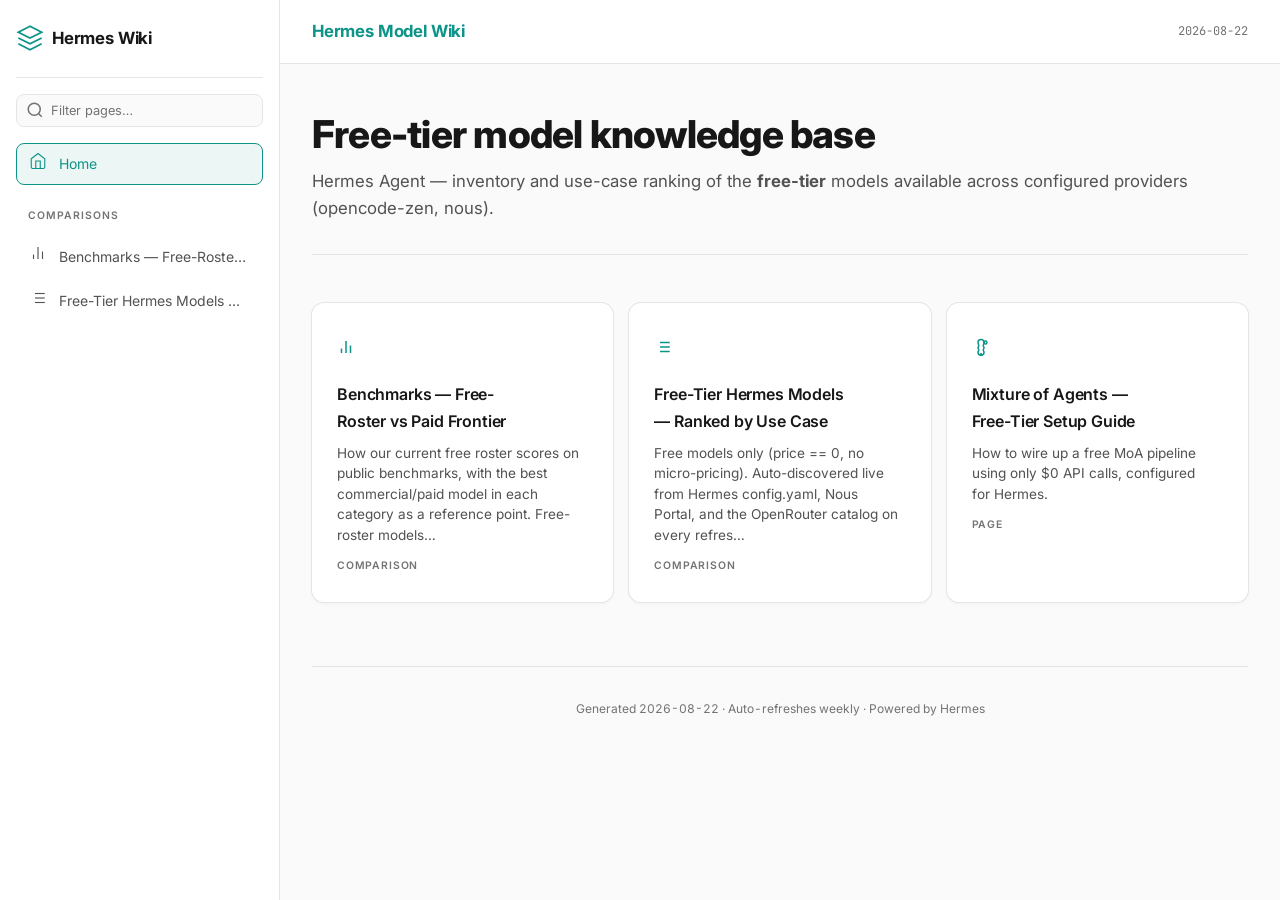
<file: analysis/index.html>
<!DOCTYPE html>
<html lang="en">
<head>
<meta charset="UTF-8"><meta name="viewport" content="width=device-width,initial-scale=1">
<title>Hermes Model Wiki</title>
<meta name="description" content="Free-tier AI model knowledge base — benchmarks, rankings, and config guides for Hermes Agent">
<link rel="preconnect" href="https://fonts.googleapis.com">
<link rel="preconnect" href="https://fonts.gstatic.com" crossorigin>
<link href="https://fonts.googleapis.com/css2?family=Inter:wght@400;500;600;700;800&family=JetBrains+Mono:wght@400;500&display=swap" rel="stylesheet">
<style>
:root {
  --bg:#0a0c0f; --bg-elev:#111418; --bg-hover:#181c22;
  --border:#232830; --border-strong:#2d333d;
  --text:#e8e9eb; --text-dim:#9aa0a8; --muted:#6b7280;
  --accent:#14b8a6; --accent-weak:#14b8a61a; --accent-strong:#0d9488;
  --green:#22c55e; --amber:#f59e0b; --red:#ef4444; --purple:#a855f7;
  --sans:'Inter',system-ui,-apple-system,'Segoe UI',sans-serif;
  --mono:'JetBrains Mono','Fira Code','SF Mono',monospace;
  --space-2:8px; --space-3:12px; --space-4:16px;
  --space-5:24px; --space-6:32px; --space-8:48px; --space-10:64px;
  --radius:8px; --radius-lg:12px;
  --sidebar-w:280px; --header-h:64px;
  --toc-w: 200px;
}
@media (prefers-color-scheme: light){
  :root{--bg:#fafafa;--bg-elev:#fff;--bg-hover:#f5f5f5;--border:#e5e5e5;--border-strong:#d4d4d4;
    --text:#171717;--text-dim:#525252;--muted:#737373;--accent:#0d9488;--accent-weak:#0d948815;}
}
*,*::before,*::after{box-sizing:border-box;margin:0;padding:0}
html{scroll-behavior:smooth;-webkit-font-smoothing:antialiased}
@media(prefers-reduced-motion:reduce){html{scroll-behavior:auto}}
body{font-family:var(--sans);background:var(--bg);color:var(--text);line-height:1.7;font-size:15px;
  display:grid;grid-template-columns:var(--sidebar-w) 1fr;grid-template-rows:var(--header-h) 1fr;
  grid-template-areas:"sidebar header" "sidebar main";min-height:100vh;}

/* Skip link */
.skip-link{position:fixed;top:-100%;left:16px;z-index:200;padding:10px 18px;
  background:var(--accent);color:#fff;border-radius:var(--radius);font-size:.85rem;font-weight:600;
  text-decoration:none;transition:top .2s ease}
.skip-link:focus{top:16px}

/* Sidebar */
.sidebar{grid-area:sidebar;background:var(--bg-elev);border-right:1px solid var(--border);
  padding:var(--space-5) var(--space-4);overflow-y:auto;position:sticky;top:0;height:100vh;
  transition:transform .25s ease;z-index:100}
.sidebar-brand{display:flex;align-items:center;gap:var(--space-2);padding:0 0 var(--space-5);
  border-bottom:1px solid var(--border);margin-bottom:var(--space-4)}
.sidebar-brand a{display:flex;align-items:center;gap:var(--space-2);text-decoration:none;color:var(--text)}
.sidebar-brand svg{width:28px;height:28px;color:var(--accent)}
.sidebar-brand span{font-weight:700;font-size:1.05rem;letter-spacing:-.01em}

/* Search */
.search-wrap{position:relative;margin-bottom:var(--space-4)}
.search-wrap svg{position:absolute;left:10px;top:50%;transform:translateY(-50%);color:var(--muted);pointer-events:none}
.search-input{width:100%;padding:8px 10px 8px 34px;font-family:var(--sans);font-size:.8rem;
  background:var(--bg);border:1px solid var(--border);border-radius:var(--radius);
  color:var(--text);outline:none;transition:border-color .15s}
.search-input:focus{border-color:var(--accent)}
.search-input::placeholder{color:var(--muted)}

.sidebar-nav{display:flex;flex-direction:column;gap:2px}
.nav-section{font-size:.65rem;text-transform:uppercase;letter-spacing:.1em;color:var(--muted);
  padding:var(--space-2) var(--space-3);font-weight:600;margin-top:var(--space-3)}
.nav-section:first-child{margin-top:0}
.nav-link{display:flex;align-items:center;gap:var(--space-3);padding:var(--space-2) var(--space-3);
  border-radius:var(--radius);color:var(--text-dim);text-decoration:none;font-size:.875rem;
  transition:background .15s,color .15s;border:1px solid transparent}
.nav-link:hover{background:var(--accent-weak);color:var(--accent)}
.nav-link:active{scale:.97}
.nav-link.active, .nav-link[aria-current="page"]{background:var(--accent-weak);color:var(--accent);border-color:var(--accent)}
.nav-link svg{flex-shrink:0;width:18px;height:18px;stroke-width:1.5}
.nav-link.hidden{display:none}
.nav-title{white-space:nowrap;overflow:hidden;text-overflow:ellipsis}

/* Header */
.header{grid-area:header;background:var(--bg-elev);border-bottom:1px solid var(--border);
  padding:0 var(--space-6);display:flex;align-items:center;justify-content:space-between;
  position:sticky;top:0;z-index:50}
.header .htitle{font-size:1.05rem;font-weight:700;letter-spacing:-.01em;color:var(--accent);text-decoration:none}
.header-meta{display:flex;align-items:center;gap:var(--space-4);font-size:.75rem;color:var(--muted)}
.header-meta time{font-family:var(--mono);font-variant-numeric:tabular-nums}
.nav-toggle{display:none;align-items:center;justify-content:center;width:40px;height:40px;
  border:none;background:transparent;color:var(--text);border-radius:var(--radius);cursor:pointer}
.nav-toggle:hover{background:var(--bg-hover)}

/* Main content */
.main{grid-area:main;padding:var(--space-8) var(--space-6) var(--space-10);
  width:100%;min-width:0}

/* Hero / Homepage */
.hero{margin-bottom:var(--space-8);padding-bottom:var(--space-6);border-bottom:1px solid var(--border)}
.hero h1{font-size:clamp(1.75rem,3vw,2.5rem);font-weight:800;letter-spacing:-.02em;line-height:1.15;margin-bottom:var(--space-3);text-wrap:balance}
.hero .lead{font-size:1.05rem;color:var(--text-dim);line-height:1.6;text-wrap:pretty}

/* Card grid */
.card-grid{display:grid;grid-template-columns:repeat(auto-fit,minmax(280px,1fr));gap:var(--space-4)}
.card{display:block;background:var(--bg-elev);border:1px solid transparent;border-radius:var(--radius-lg);
  padding:var(--space-5);text-decoration:none;color:var(--text);
  box-shadow:0 0 0 1px var(--border),0 1px 2px -1px oklch(0 0 0 / .06),0 2px 4px 0 oklch(0 0 0 / .04);
  transition:box-shadow .15s,transform .15s}
.card:hover{box-shadow:0 0 0 1px var(--accent),0 4px 12px -4px oklch(0 0 0 / .12);transform:translateY(-2px)}
.card:active{transform:translateY(-1px) scale(.98);box-shadow:0 0 0 1px var(--accent),0 1px 3px -2px oklch(0 0 0 / .1)}
.card .c-icon{font-size:1.5rem;margin-bottom:var(--space-3);color:var(--accent)}
.card h3{font-size:1rem;font-weight:600;margin-bottom:var(--space-2);letter-spacing:-.01em;text-wrap:balance}
.card p{font-size:.85rem;color:var(--text-dim);line-height:1.5;text-wrap:pretty}
.card .c-type{display:inline-block;margin-top:var(--space-3);font-size:.65rem;text-transform:uppercase;
  letter-spacing:.08em;color:var(--muted);font-weight:600}

/* Page header */
.page-head{margin-bottom:var(--space-5);padding-bottom:var(--space-4);border-bottom:1px solid var(--border)}
.page-meta{display:flex;flex-wrap:wrap;align-items:center;gap:var(--space-2);margin-bottom:var(--space-3);font-size:.7rem}
.page-type{color:var(--muted);font-weight:500}
.page-path{font-family:var(--mono);color:var(--muted);opacity:.6}
.conf{font-weight:600;padding:2px 8px;border-radius:999px;background:var(--accent-weak);color:var(--accent);font-size:.65rem}
.page-tags{display:flex;flex-wrap:wrap;gap:var(--space-2);margin-bottom:var(--space-3)}
.tag{font-size:.65rem;font-weight:500;padding:3px 10px;border-radius:999px;
  background:var(--bg-hover);border:1px solid var(--border);color:var(--text-dim)}
.page-head h1{font-size:clamp(1.5rem,2.5vw,2rem);font-weight:700;letter-spacing:-.01em;line-height:1.25;text-wrap:balance}
.page-dates{display:flex;gap:var(--space-4);font-size:.75rem;color:var(--muted);margin-top:var(--space-2)}
.page-dates time{font-family:var(--mono);font-variant-numeric:tabular-nums}

/* Page layout with optional TOC */
.page-layout{display:flex;gap:var(--space-6)}
.page-body{flex:1;min-width:0;font-size:.95rem;line-height:1.8}
.page-body > * + *{margin-top:var(--space-4)}
.page-body h2{font-size:1.3rem;font-weight:700;margin-top:var(--space-8);margin-bottom:var(--space-3);
  padding-bottom:var(--space-2);border-bottom:1px solid var(--border);letter-spacing:-.01em}
.page-body h3{font-size:1.1rem;font-weight:600;margin-top:var(--space-6);margin-bottom:var(--space-2)}
.page-body h4{font-size:.95rem;font-weight:600;margin-top:var(--space-5);margin-bottom:var(--space-2);color:var(--accent)}
.page-body strong{font-weight:600}
.page-body em{font-style:italic;color:var(--text-dim)}
.page-body code:not(pre code){font-family:var(--mono);font-size:.85em;background:var(--bg-hover);
  padding:.15em .45em;border-radius:4px;border:1px solid var(--border);color:var(--accent)}
.code-block{background:var(--bg);border:1px solid var(--border);border-radius:var(--radius-lg);overflow:hidden;margin:var(--space-4) 0}
.code-block pre{margin:0;padding:var(--space-5);overflow-x:auto}
.code-block code{font-family:var(--mono);font-size:.8rem;line-height:1.7;tab-size:2}
.page-body blockquote{border-left:3px solid var(--accent);background:var(--accent-weak);
  padding:var(--space-4) var(--space-5);margin:var(--space-5) 0;border-radius:0 var(--radius) var(--radius) 0;
  color:var(--text);font-style:normal;font-size:.9rem}
.page-body ul,.page-body ol{padding-left:var(--space-6);margin:var(--space-3) 0}
.page-body li{margin:var(--space-2) 0;line-height:1.75}
.page-body li::marker{color:var(--accent)}
.page-body hr{border:none;border-top:1px solid var(--border);margin:var(--space-8) 0}
.page-body blockquote{max-width:72ch}
.page-body a.wikilink{color:var(--accent);text-decoration:none;border-bottom:1px dashed var(--accent)}
.page-body a.wikilink:hover{border-bottom-style:solid;color:var(--accent-strong)}
.page-body a.external{color:var(--purple);text-decoration:none;border-bottom:1px solid var(--purple)}
.page-body a.external:hover{border-bottom-style:solid}

/* Table of Contents */
.toc{flex-shrink:0;width:var(--toc-w);position:sticky;top:calc(var(--header-h) + var(--space-5));
  max-height:calc(100vh - var(--header-h) - var(--space-10));overflow-y:auto;align-self:start}
@media (max-width:1024px){.toc{display:none}}
.toc-label{font-size:.6rem;text-transform:uppercase;letter-spacing:.12em;color:var(--muted);font-weight:600;margin-bottom:var(--space-3)}
.toc-list{list-style:none;padding:0;margin:0;display:flex;flex-direction:column;gap:1px}
.toc-link{display:block;font-size:.78rem;color:var(--text-dim);text-decoration:none;
  padding:4px 8px;border-radius:4px;transition:color .15s,background .15s;word-break:break-word}
.toc-link:hover,.toc-link:focus{color:var(--accent);background:var(--accent-weak)}
.toc-link--h3{padding-left:20px;font-size:.74rem}

/* Tables */
.table-wrap{overflow-x:auto;border:1px solid var(--border);border-radius:var(--radius-lg);margin:var(--space-5) 0;background:var(--bg-elev)}
.table-wrap table{width:100%;border-collapse:collapse;font-size:.825rem;min-width:auto}
.table-wrap,.table-wrap table{font-variant-numeric:tabular-nums}
.table-wrap th{background:var(--bg);text-align:left;padding:var(--space-3) var(--space-4);
  font-weight:600;font-size:.7rem;text-transform:uppercase;letter-spacing:.08em;
  color:var(--muted);border-bottom:2px solid var(--border-strong);white-space:nowrap}
.table-wrap td{padding:var(--space-3) var(--space-4);border-bottom:1px solid var(--border);vertical-align:top}
.table-wrap tbody tr:nth-child(odd){background:var(--bg)}
.table-wrap tbody tr:hover{background:var(--accent-weak)}
.table-wrap tbody tr:last-child td{border-bottom:none}
.table-wrap td:first-child,.table-wrap th:first-child{font-weight:500;font-family:var(--mono);font-size:.8em}

/* Footer + pager */
.footer{margin-top:var(--space-10);padding-top:var(--space-6);border-top:1px solid var(--border);text-align:center;font-size:.75rem;color:var(--muted);font-variant-numeric:tabular-nums}
.pager{display:flex;justify-content:space-between;gap:var(--space-4);margin-top:var(--space-8)}
.pager a{flex:1;padding:var(--space-4);border:1px solid var(--border);border-radius:var(--radius-lg);
  text-decoration:none;color:var(--text-dim);font-size:.8rem;transition:border-color .15s}
.pager a:hover{border-color:var(--accent);color:var(--accent)}
.pager a:active{scale:.97}
.pager .next{text-align:right}

/* Responsive */
@media (max-width:1024px){
  body{grid-template-columns:1fr;grid-template-areas:"header" "main"}
  .sidebar{position:fixed;top:0;left:0;bottom:0;width:280px;max-width:85vw;transform:translateX(-100%);
    box-shadow:0 0 0 100vmax rgba(0,0,0,.5)}
  .sidebar.open{transform:translateX(0)}
  .main{padding:var(--space-6) var(--space-4) var(--space-8)}
  .header{padding:0 var(--space-4)}
  .nav-toggle{display:flex}
}
@media (max-width:640px){
  .hero h1{font-size:1.5rem}
  .page-head h1{font-size:1.35rem}
  .table-wrap th,.table-wrap td{padding:var(--space-2) var(--space-3)}
}
::-webkit-scrollbar{width:8px;height:8px}
::-webkit-scrollbar-track{background:var(--bg)}
::-webkit-scrollbar-thumb{background:var(--border);border-radius:4px}
:focus-visible{outline:2px solid var(--accent);outline-offset:2px}
@media print{
  .sidebar,.header,.footer,.nav-toggle,.pager,.toc,.skip-link{display:none}
  body{grid-template-columns:1fr;background:white;color:black}
  .main{padding:0;max-width:none}
}
</style>
</head>
<body>
<a class="skip-link" href="#main-content">Skip to content</a>
<aside class="sidebar" id="sidebar">
  <div class="sidebar-brand"><a href="index.html">
    <svg viewBox="0 0 24 24" fill="none" stroke="currentColor" stroke-width="1.5"><path d="M12 2L2 7l10 5 10-5-10-5zM2 17l10 5 10-5M2 12l10 5 10-5"/></svg>
    <span>Hermes Wiki</span></a>
  </div>
  <div class="search-wrap"><svg viewBox="0 0 24 24" fill="none" stroke="currentColor" stroke-width="2" width="18" height="18"><circle cx="11" cy="11" r="8"/><line x1="21" y1="21" x2="16.65" y2="16.65"/></svg>  <input class="search-input" id="search-input" type="search" placeholder="Filter pages…" aria-label="Filter wiki pages"></div>
  <nav class="sidebar-nav" aria-label="Wiki pages">
<a href="index.html" class="nav-link active" aria-current="page"><span class="nav-icon"><svg viewBox="0 0 24 24" fill="none" stroke="currentColor" stroke-width="2" width="18" height="18"><path d="M3 9l9-7 9 7v11a2 2 0 0 1-2 2H5a2 2 0 0 1-2-2z"/><polyline points="9 22 9 12 15 12 15 22"/></svg></span><span class="nav-title">Home</span></a>
<div class="nav-section">Comparisons</div>
<a href="comparisons-benchmarks.html" class="nav-link" title="Benchmarks — Free-Roster vs Paid Frontier"><span class="nav-icon"><svg viewBox="0 0 24 24" fill="none" stroke="currentColor" stroke-width="2" width="18" height="18"><line x1="18" y1="20" x2="18" y2="10"/><line x1="12" y1="20" x2="12" y2="4"/><line x1="6" y1="20" x2="6" y2="14"/></svg></span><span class="nav-title">Benchmarks — Free-Roster vs Paid Frontier</span></a>
<a href="comparisons-free-models-ranking.html" class="nav-link" title="Free-Tier Hermes Models — Ranked by Use Case"><span class="nav-icon"><svg viewBox="0 0 24 24" fill="none" stroke="currentColor" stroke-width="2" width="18" height="18"><line x1="8" y1="6" x2="21" y2="6"/><line x1="8" y1="12" x2="21" y2="12"/><line x1="8" y1="18" x2="21" y2="18"/><line x1="3" y1="6" x2="3.01" y2="6"/><line x1="3" y1="12" x2="3.01" y2="12"/><line x1="3" y1="18" x2="3.01" y2="18"/></svg></span><span class="nav-title">Free-Tier Hermes Models — Ranked by Use Case</span></a>
  </nav>
</aside>
<header class="header" role="banner">
  <button class="nav-toggle" aria-label="Toggle navigation" aria-expanded="false" aria-controls="sidebar">
<svg viewBox="0 0 24 24" fill="none" stroke="currentColor" stroke-width="2" width="22" height="22"><line x1="3" y1="6" x2="21" y2="6"/><line x1="3" y1="12" x2="21" y2="12"/><line x1="3" y1="18" x2="21" y2="18"/></svg>  </button>
  <a class="htitle" href="index.html">Hermes Model Wiki</a>
  <div class="header-meta"><time datetime="2026-08-22">2026-08-22</time></div>
</header>
<main class="main" role="main" id="main-content">
<section class="hero"><h1>Free-tier model knowledge base</h1><p class="lead">Hermes Agent — inventory and use-case ranking of the <strong>free-tier</strong> models available across configured providers (opencode-zen, nous).</p></section><div class="card-grid"><a class="card" href="comparisons-benchmarks.html"><div class="c-icon"><svg viewBox="0 0 24 24" fill="none" stroke="currentColor" stroke-width="2" width="18" height="18"><line x1="18" y1="20" x2="18" y2="10"/><line x1="12" y1="20" x2="12" y2="4"/><line x1="6" y1="20" x2="6" y2="14"/></svg></div><h3>Benchmarks — Free-Roster vs Paid Frontier</h3><p>How our current free roster scores on public benchmarks, with the best commercial/paid model in each category as a reference point. Free-roster models…</p><span class="c-type">Comparison</span></a>
<a class="card" href="comparisons-free-models-ranking.html"><div class="c-icon"><svg viewBox="0 0 24 24" fill="none" stroke="currentColor" stroke-width="2" width="18" height="18"><line x1="8" y1="6" x2="21" y2="6"/><line x1="8" y1="12" x2="21" y2="12"/><line x1="8" y1="18" x2="21" y2="18"/><line x1="3" y1="6" x2="3.01" y2="6"/><line x1="3" y1="12" x2="3.01" y2="12"/><line x1="3" y1="18" x2="3.01" y2="18"/></svg></div><h3>Free-Tier Hermes Models — Ranked by Use Case</h3><p>Free models only (price == 0, no micro-pricing). Auto-discovered live from Hermes config.yaml, Nous Portal, and the OpenRouter catalog on every refres…</p><span class="c-type">Comparison</span></a>
<a class="card" href="concepts-mixture-of-agents-free.html"><div class="c-icon"><svg viewBox="0 0 24 24" fill="none" stroke="currentColor" stroke-width="2" width="18" height="18"><path d="M12 2a4 4 0 0 1 4 4c0 2-1 3-1 4s1 2 1 3-1 2-1 3 1 2 1 3a4 4 0 0 1-8 0c0-1 1-2 1-3s-1-2-1-3 1-2 1-3-1-2-1-4a4 4 0 0 1 4-4z"/><circle cx="12" cy="22" r="1"/><circle cx="18" cy="6" r="2"/></svg></div><h3>Mixture of Agents — Free-Tier Setup Guide</h3><p>How to wire up a free MoA pipeline using only $0 API calls, configured for Hermes.</p><span class="c-type">Page</span></a>
</div>
  <footer class="footer">Generated 2026-08-22 · Auto-refreshes weekly · Powered by Hermes</footer>
</main>
<script>
document.querySelector('.nav-toggle').addEventListener('click',function(){
  var s=document.getElementById('sidebar');s.classList.toggle('open');
  this.setAttribute('aria-expanded',s.classList.contains('open'));
});
// Search filter
document.addEventListener('DOMContentLoaded',function(){
  var input=document.getElementById('search-input');
  if(!input)return;
  input.addEventListener('input',function(){
    var q=this.value.toLowerCase().trim();
    document.querySelectorAll('.nav-link').forEach(function(link){
      var title=link.querySelector('.nav-title');
      if(!title){link.classList.remove('hidden');return}
      var txt=title.textContent.toLowerCase();
      if(!q||txt.indexOf(q)!==-1)link.classList.remove('hidden');
      else link.classList.add('hidden');
    });
  });
});
</script>
</body>
</html>
</file>
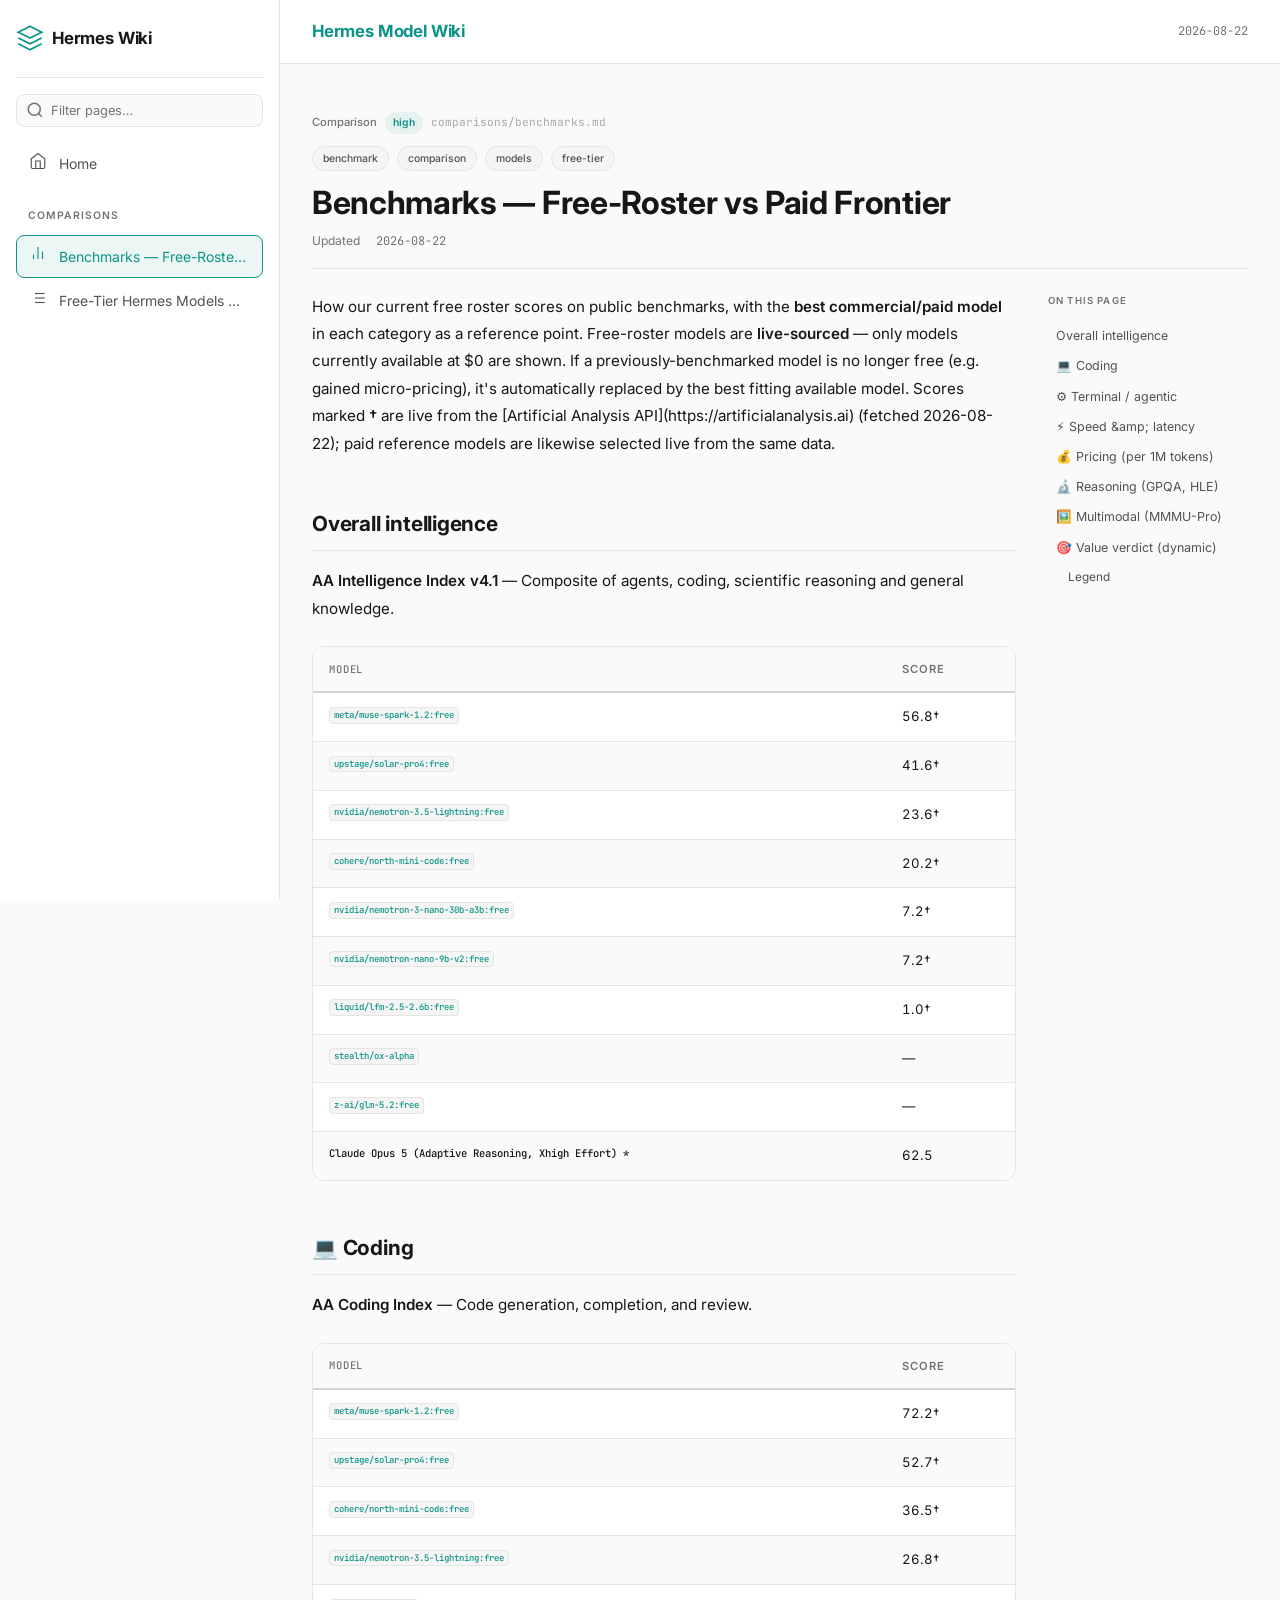
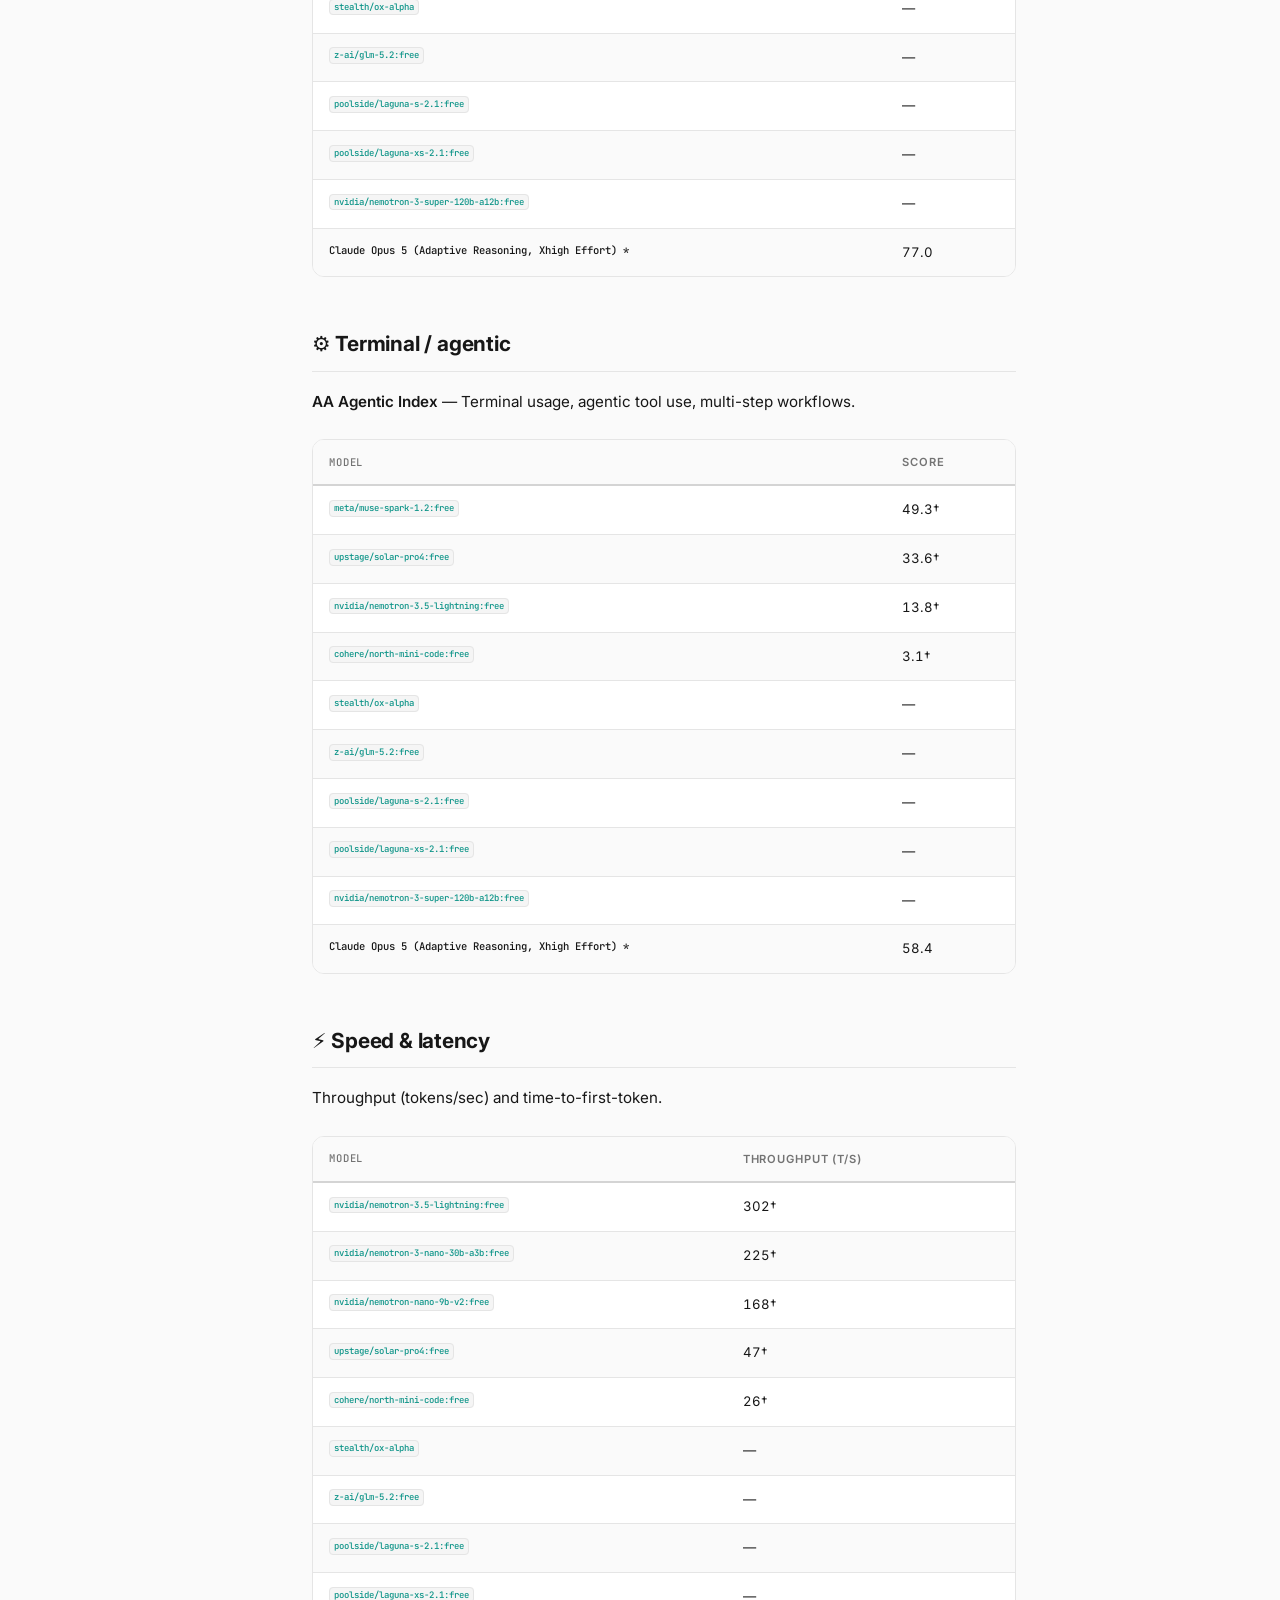
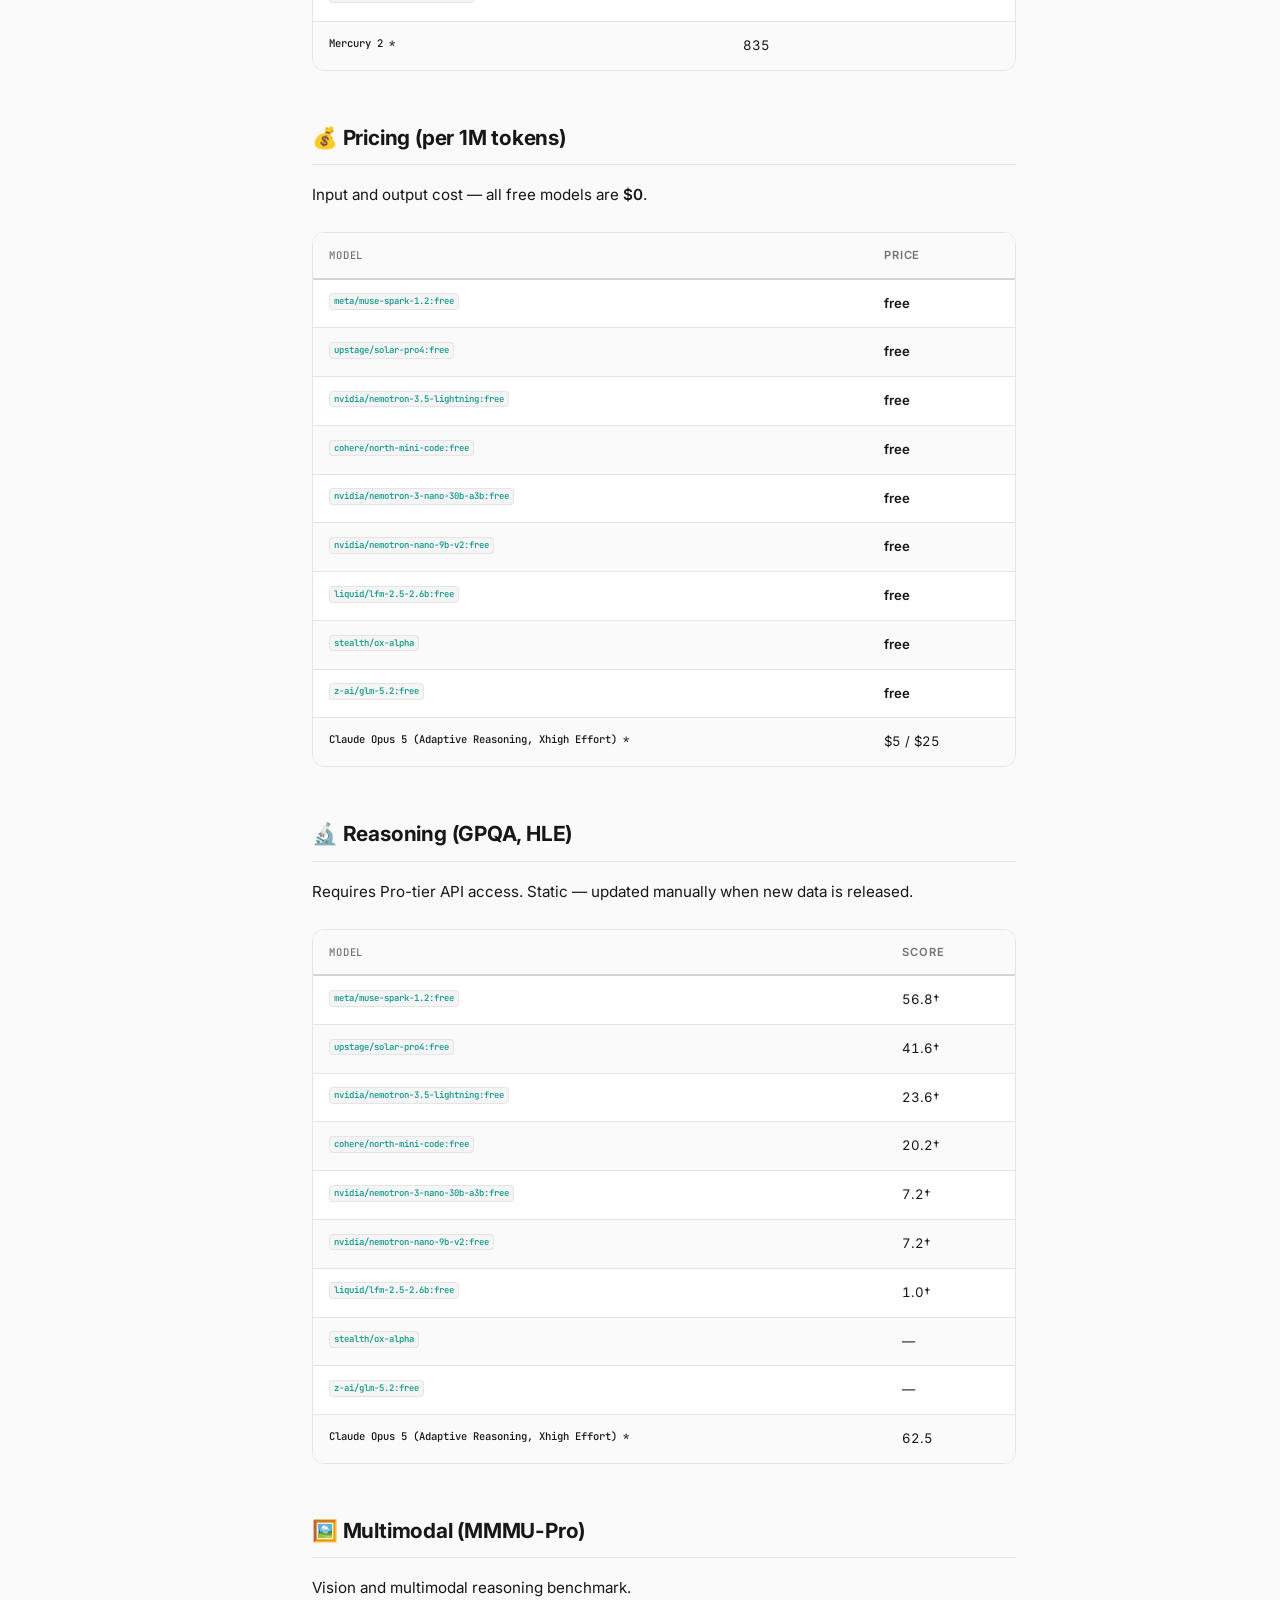
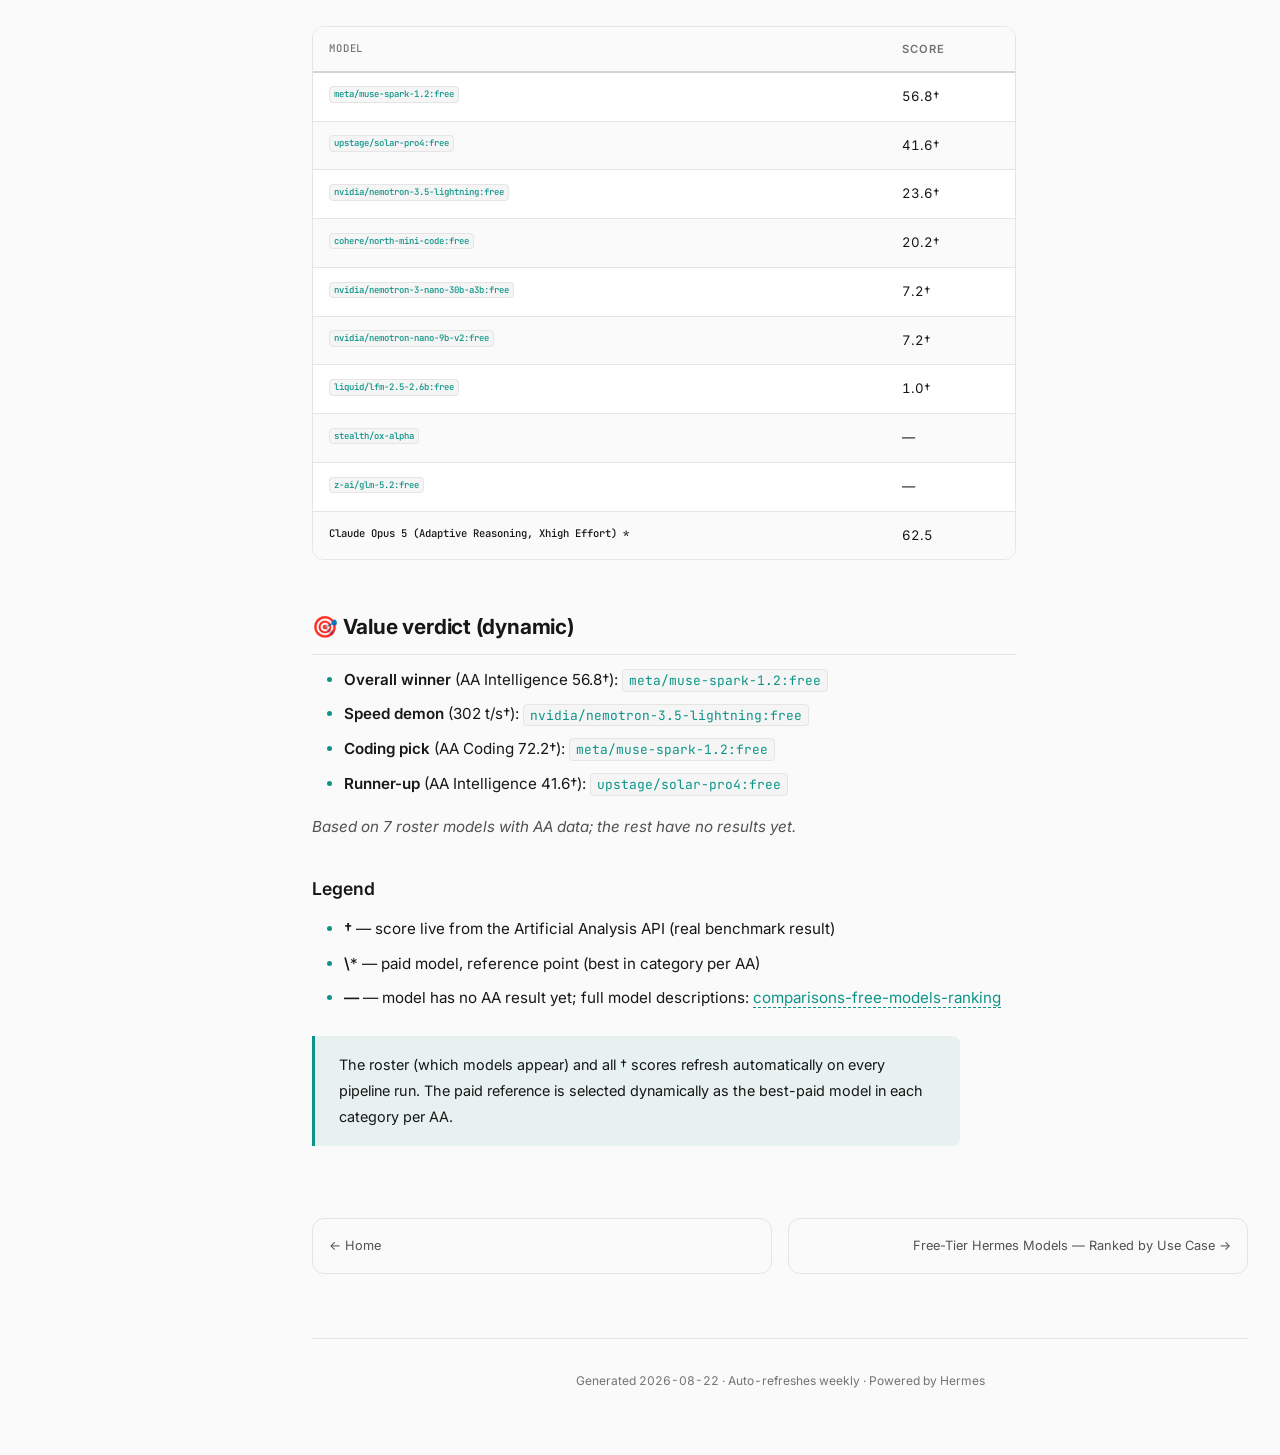
<file: analysis/comparisons-benchmarks.html>
<!DOCTYPE html>
<html lang="en">
<head>
<meta charset="UTF-8"><meta name="viewport" content="width=device-width,initial-scale=1">
<title>Benchmarks — Free-Roster vs Paid Frontier — Hermes Wiki</title>
<meta name="description" content="How our current free roster scores on public benchmarks, with the best commercial/paid model in each category as a reference point. Free-roster models are live-">
<link rel="preconnect" href="https://fonts.googleapis.com">
<link rel="preconnect" href="https://fonts.gstatic.com" crossorigin>
<link href="https://fonts.googleapis.com/css2?family=Inter:wght@400;500;600;700;800&family=JetBrains+Mono:wght@400;500&display=swap" rel="stylesheet">
<style>
:root {
  --bg:#0a0c0f; --bg-elev:#111418; --bg-hover:#181c22;
  --border:#232830; --border-strong:#2d333d;
  --text:#e8e9eb; --text-dim:#9aa0a8; --muted:#6b7280;
  --accent:#14b8a6; --accent-weak:#14b8a61a; --accent-strong:#0d9488;
  --green:#22c55e; --amber:#f59e0b; --red:#ef4444; --purple:#a855f7;
  --sans:'Inter',system-ui,-apple-system,'Segoe UI',sans-serif;
  --mono:'JetBrains Mono','Fira Code','SF Mono',monospace;
  --space-2:8px; --space-3:12px; --space-4:16px;
  --space-5:24px; --space-6:32px; --space-8:48px; --space-10:64px;
  --radius:8px; --radius-lg:12px;
  --sidebar-w:280px; --header-h:64px;
  --toc-w: 200px;
}
@media (prefers-color-scheme: light){
  :root{--bg:#fafafa;--bg-elev:#fff;--bg-hover:#f5f5f5;--border:#e5e5e5;--border-strong:#d4d4d4;
    --text:#171717;--text-dim:#525252;--muted:#737373;--accent:#0d9488;--accent-weak:#0d948815;}
}
*,*::before,*::after{box-sizing:border-box;margin:0;padding:0}
html{scroll-behavior:smooth;-webkit-font-smoothing:antialiased}
@media(prefers-reduced-motion:reduce){html{scroll-behavior:auto}}
body{font-family:var(--sans);background:var(--bg);color:var(--text);line-height:1.7;font-size:15px;
  display:grid;grid-template-columns:var(--sidebar-w) 1fr;grid-template-rows:var(--header-h) 1fr;
  grid-template-areas:"sidebar header" "sidebar main";min-height:100vh;}

/* Skip link */
.skip-link{position:fixed;top:-100%;left:16px;z-index:200;padding:10px 18px;
  background:var(--accent);color:#fff;border-radius:var(--radius);font-size:.85rem;font-weight:600;
  text-decoration:none;transition:top .2s ease}
.skip-link:focus{top:16px}

/* Sidebar */
.sidebar{grid-area:sidebar;background:var(--bg-elev);border-right:1px solid var(--border);
  padding:var(--space-5) var(--space-4);overflow-y:auto;position:sticky;top:0;height:100vh;
  transition:transform .25s ease;z-index:100}
.sidebar-brand{display:flex;align-items:center;gap:var(--space-2);padding:0 0 var(--space-5);
  border-bottom:1px solid var(--border);margin-bottom:var(--space-4)}
.sidebar-brand a{display:flex;align-items:center;gap:var(--space-2);text-decoration:none;color:var(--text)}
.sidebar-brand svg{width:28px;height:28px;color:var(--accent)}
.sidebar-brand span{font-weight:700;font-size:1.05rem;letter-spacing:-.01em}

/* Search */
.search-wrap{position:relative;margin-bottom:var(--space-4)}
.search-wrap svg{position:absolute;left:10px;top:50%;transform:translateY(-50%);color:var(--muted);pointer-events:none}
.search-input{width:100%;padding:8px 10px 8px 34px;font-family:var(--sans);font-size:.8rem;
  background:var(--bg);border:1px solid var(--border);border-radius:var(--radius);
  color:var(--text);outline:none;transition:border-color .15s}
.search-input:focus{border-color:var(--accent)}
.search-input::placeholder{color:var(--muted)}

.sidebar-nav{display:flex;flex-direction:column;gap:2px}
.nav-section{font-size:.65rem;text-transform:uppercase;letter-spacing:.1em;color:var(--muted);
  padding:var(--space-2) var(--space-3);font-weight:600;margin-top:var(--space-3)}
.nav-section:first-child{margin-top:0}
.nav-link{display:flex;align-items:center;gap:var(--space-3);padding:var(--space-2) var(--space-3);
  border-radius:var(--radius);color:var(--text-dim);text-decoration:none;font-size:.875rem;
  transition:background .15s,color .15s;border:1px solid transparent}
.nav-link:hover{background:var(--accent-weak);color:var(--accent)}
.nav-link:active{scale:.97}
.nav-link.active, .nav-link[aria-current="page"]{background:var(--accent-weak);color:var(--accent);border-color:var(--accent)}
.nav-link svg{flex-shrink:0;width:18px;height:18px;stroke-width:1.5}
.nav-link.hidden{display:none}
.nav-title{white-space:nowrap;overflow:hidden;text-overflow:ellipsis}

/* Header */
.header{grid-area:header;background:var(--bg-elev);border-bottom:1px solid var(--border);
  padding:0 var(--space-6);display:flex;align-items:center;justify-content:space-between;
  position:sticky;top:0;z-index:50}
.header .htitle{font-size:1.05rem;font-weight:700;letter-spacing:-.01em;color:var(--accent);text-decoration:none}
.header-meta{display:flex;align-items:center;gap:var(--space-4);font-size:.75rem;color:var(--muted)}
.header-meta time{font-family:var(--mono);font-variant-numeric:tabular-nums}
.nav-toggle{display:none;align-items:center;justify-content:center;width:40px;height:40px;
  border:none;background:transparent;color:var(--text);border-radius:var(--radius);cursor:pointer}
.nav-toggle:hover{background:var(--bg-hover)}

/* Main content */
.main{grid-area:main;padding:var(--space-8) var(--space-6) var(--space-10);
  width:100%;min-width:0}

/* Hero / Homepage */
.hero{margin-bottom:var(--space-8);padding-bottom:var(--space-6);border-bottom:1px solid var(--border)}
.hero h1{font-size:clamp(1.75rem,3vw,2.5rem);font-weight:800;letter-spacing:-.02em;line-height:1.15;margin-bottom:var(--space-3);text-wrap:balance}
.hero .lead{font-size:1.05rem;color:var(--text-dim);line-height:1.6;text-wrap:pretty}

/* Card grid */
.card-grid{display:grid;grid-template-columns:repeat(auto-fit,minmax(280px,1fr));gap:var(--space-4)}
.card{display:block;background:var(--bg-elev);border:1px solid transparent;border-radius:var(--radius-lg);
  padding:var(--space-5);text-decoration:none;color:var(--text);
  box-shadow:0 0 0 1px var(--border),0 1px 2px -1px oklch(0 0 0 / .06),0 2px 4px 0 oklch(0 0 0 / .04);
  transition:box-shadow .15s,transform .15s}
.card:hover{box-shadow:0 0 0 1px var(--accent),0 4px 12px -4px oklch(0 0 0 / .12);transform:translateY(-2px)}
.card:active{transform:translateY(-1px) scale(.98);box-shadow:0 0 0 1px var(--accent),0 1px 3px -2px oklch(0 0 0 / .1)}
.card .c-icon{font-size:1.5rem;margin-bottom:var(--space-3);color:var(--accent)}
.card h3{font-size:1rem;font-weight:600;margin-bottom:var(--space-2);letter-spacing:-.01em;text-wrap:balance}
.card p{font-size:.85rem;color:var(--text-dim);line-height:1.5;text-wrap:pretty}
.card .c-type{display:inline-block;margin-top:var(--space-3);font-size:.65rem;text-transform:uppercase;
  letter-spacing:.08em;color:var(--muted);font-weight:600}

/* Page header */
.page-head{margin-bottom:var(--space-5);padding-bottom:var(--space-4);border-bottom:1px solid var(--border)}
.page-meta{display:flex;flex-wrap:wrap;align-items:center;gap:var(--space-2);margin-bottom:var(--space-3);font-size:.7rem}
.page-type{color:var(--muted);font-weight:500}
.page-path{font-family:var(--mono);color:var(--muted);opacity:.6}
.conf{font-weight:600;padding:2px 8px;border-radius:999px;background:var(--accent-weak);color:var(--accent);font-size:.65rem}
.page-tags{display:flex;flex-wrap:wrap;gap:var(--space-2);margin-bottom:var(--space-3)}
.tag{font-size:.65rem;font-weight:500;padding:3px 10px;border-radius:999px;
  background:var(--bg-hover);border:1px solid var(--border);color:var(--text-dim)}
.page-head h1{font-size:clamp(1.5rem,2.5vw,2rem);font-weight:700;letter-spacing:-.01em;line-height:1.25;text-wrap:balance}
.page-dates{display:flex;gap:var(--space-4);font-size:.75rem;color:var(--muted);margin-top:var(--space-2)}
.page-dates time{font-family:var(--mono);font-variant-numeric:tabular-nums}

/* Page layout with optional TOC */
.page-layout{display:flex;gap:var(--space-6)}
.page-body{flex:1;min-width:0;font-size:.95rem;line-height:1.8}
.page-body > * + *{margin-top:var(--space-4)}
.page-body h2{font-size:1.3rem;font-weight:700;margin-top:var(--space-8);margin-bottom:var(--space-3);
  padding-bottom:var(--space-2);border-bottom:1px solid var(--border);letter-spacing:-.01em}
.page-body h3{font-size:1.1rem;font-weight:600;margin-top:var(--space-6);margin-bottom:var(--space-2)}
.page-body h4{font-size:.95rem;font-weight:600;margin-top:var(--space-5);margin-bottom:var(--space-2);color:var(--accent)}
.page-body strong{font-weight:600}
.page-body em{font-style:italic;color:var(--text-dim)}
.page-body code:not(pre code){font-family:var(--mono);font-size:.85em;background:var(--bg-hover);
  padding:.15em .45em;border-radius:4px;border:1px solid var(--border);color:var(--accent)}
.code-block{background:var(--bg);border:1px solid var(--border);border-radius:var(--radius-lg);overflow:hidden;margin:var(--space-4) 0}
.code-block pre{margin:0;padding:var(--space-5);overflow-x:auto}
.code-block code{font-family:var(--mono);font-size:.8rem;line-height:1.7;tab-size:2}
.page-body blockquote{border-left:3px solid var(--accent);background:var(--accent-weak);
  padding:var(--space-4) var(--space-5);margin:var(--space-5) 0;border-radius:0 var(--radius) var(--radius) 0;
  color:var(--text);font-style:normal;font-size:.9rem}
.page-body ul,.page-body ol{padding-left:var(--space-6);margin:var(--space-3) 0}
.page-body li{margin:var(--space-2) 0;line-height:1.75}
.page-body li::marker{color:var(--accent)}
.page-body hr{border:none;border-top:1px solid var(--border);margin:var(--space-8) 0}
.page-body blockquote{max-width:72ch}
.page-body a.wikilink{color:var(--accent);text-decoration:none;border-bottom:1px dashed var(--accent)}
.page-body a.wikilink:hover{border-bottom-style:solid;color:var(--accent-strong)}
.page-body a.external{color:var(--purple);text-decoration:none;border-bottom:1px solid var(--purple)}
.page-body a.external:hover{border-bottom-style:solid}

/* Table of Contents */
.toc{flex-shrink:0;width:var(--toc-w);position:sticky;top:calc(var(--header-h) + var(--space-5));
  max-height:calc(100vh - var(--header-h) - var(--space-10));overflow-y:auto;align-self:start}
@media (max-width:1024px){.toc{display:none}}
.toc-label{font-size:.6rem;text-transform:uppercase;letter-spacing:.12em;color:var(--muted);font-weight:600;margin-bottom:var(--space-3)}
.toc-list{list-style:none;padding:0;margin:0;display:flex;flex-direction:column;gap:1px}
.toc-link{display:block;font-size:.78rem;color:var(--text-dim);text-decoration:none;
  padding:4px 8px;border-radius:4px;transition:color .15s,background .15s;word-break:break-word}
.toc-link:hover,.toc-link:focus{color:var(--accent);background:var(--accent-weak)}
.toc-link--h3{padding-left:20px;font-size:.74rem}

/* Tables */
.table-wrap{overflow-x:auto;border:1px solid var(--border);border-radius:var(--radius-lg);margin:var(--space-5) 0;background:var(--bg-elev)}
.table-wrap table{width:100%;border-collapse:collapse;font-size:.825rem;min-width:auto}
.table-wrap,.table-wrap table{font-variant-numeric:tabular-nums}
.table-wrap th{background:var(--bg);text-align:left;padding:var(--space-3) var(--space-4);
  font-weight:600;font-size:.7rem;text-transform:uppercase;letter-spacing:.08em;
  color:var(--muted);border-bottom:2px solid var(--border-strong);white-space:nowrap}
.table-wrap td{padding:var(--space-3) var(--space-4);border-bottom:1px solid var(--border);vertical-align:top}
.table-wrap tbody tr:nth-child(odd){background:var(--bg)}
.table-wrap tbody tr:hover{background:var(--accent-weak)}
.table-wrap tbody tr:last-child td{border-bottom:none}
.table-wrap td:first-child,.table-wrap th:first-child{font-weight:500;font-family:var(--mono);font-size:.8em}

/* Footer + pager */
.footer{margin-top:var(--space-10);padding-top:var(--space-6);border-top:1px solid var(--border);text-align:center;font-size:.75rem;color:var(--muted);font-variant-numeric:tabular-nums}
.pager{display:flex;justify-content:space-between;gap:var(--space-4);margin-top:var(--space-8)}
.pager a{flex:1;padding:var(--space-4);border:1px solid var(--border);border-radius:var(--radius-lg);
  text-decoration:none;color:var(--text-dim);font-size:.8rem;transition:border-color .15s}
.pager a:hover{border-color:var(--accent);color:var(--accent)}
.pager a:active{scale:.97}
.pager .next{text-align:right}

/* Responsive */
@media (max-width:1024px){
  body{grid-template-columns:1fr;grid-template-areas:"header" "main"}
  .sidebar{position:fixed;top:0;left:0;bottom:0;width:280px;max-width:85vw;transform:translateX(-100%);
    box-shadow:0 0 0 100vmax rgba(0,0,0,.5)}
  .sidebar.open{transform:translateX(0)}
  .main{padding:var(--space-6) var(--space-4) var(--space-8)}
  .header{padding:0 var(--space-4)}
  .nav-toggle{display:flex}
}
@media (max-width:640px){
  .hero h1{font-size:1.5rem}
  .page-head h1{font-size:1.35rem}
  .table-wrap th,.table-wrap td{padding:var(--space-2) var(--space-3)}
}
::-webkit-scrollbar{width:8px;height:8px}
::-webkit-scrollbar-track{background:var(--bg)}
::-webkit-scrollbar-thumb{background:var(--border);border-radius:4px}
:focus-visible{outline:2px solid var(--accent);outline-offset:2px}
@media print{
  .sidebar,.header,.footer,.nav-toggle,.pager,.toc,.skip-link{display:none}
  body{grid-template-columns:1fr;background:white;color:black}
  .main{padding:0;max-width:none}
}
</style>
</head>
<body>
<a class="skip-link" href="#main-content">Skip to content</a>
<aside class="sidebar" id="sidebar">
  <div class="sidebar-brand"><a href="index.html">
    <svg viewBox="0 0 24 24" fill="none" stroke="currentColor" stroke-width="1.5"><path d="M12 2L2 7l10 5 10-5-10-5zM2 17l10 5 10-5M2 12l10 5 10-5"/></svg>
    <span>Hermes Wiki</span></a>
  </div>
  <div class="search-wrap"><svg viewBox="0 0 24 24" fill="none" stroke="currentColor" stroke-width="2" width="18" height="18"><circle cx="11" cy="11" r="8"/><line x1="21" y1="21" x2="16.65" y2="16.65"/></svg>  <input class="search-input" id="search-input" type="search" placeholder="Filter pages…" aria-label="Filter wiki pages"></div>
  <nav class="sidebar-nav" aria-label="Wiki pages">
<a href="index.html" class="nav-link"><span class="nav-icon"><svg viewBox="0 0 24 24" fill="none" stroke="currentColor" stroke-width="2" width="18" height="18"><path d="M3 9l9-7 9 7v11a2 2 0 0 1-2 2H5a2 2 0 0 1-2-2z"/><polyline points="9 22 9 12 15 12 15 22"/></svg></span><span class="nav-title">Home</span></a>
<div class="nav-section">Comparisons</div>
<a href="comparisons-benchmarks.html" class="nav-link active" aria-current="page" title="Benchmarks — Free-Roster vs Paid Frontier"><span class="nav-icon"><svg viewBox="0 0 24 24" fill="none" stroke="currentColor" stroke-width="2" width="18" height="18"><line x1="18" y1="20" x2="18" y2="10"/><line x1="12" y1="20" x2="12" y2="4"/><line x1="6" y1="20" x2="6" y2="14"/></svg></span><span class="nav-title">Benchmarks — Free-Roster vs Paid Frontier</span></a>
<a href="comparisons-free-models-ranking.html" class="nav-link" title="Free-Tier Hermes Models — Ranked by Use Case"><span class="nav-icon"><svg viewBox="0 0 24 24" fill="none" stroke="currentColor" stroke-width="2" width="18" height="18"><line x1="8" y1="6" x2="21" y2="6"/><line x1="8" y1="12" x2="21" y2="12"/><line x1="8" y1="18" x2="21" y2="18"/><line x1="3" y1="6" x2="3.01" y2="6"/><line x1="3" y1="12" x2="3.01" y2="12"/><line x1="3" y1="18" x2="3.01" y2="18"/></svg></span><span class="nav-title">Free-Tier Hermes Models — Ranked by Use Case</span></a>
  </nav>
</aside>
<header class="header" role="banner">
  <button class="nav-toggle" aria-label="Toggle navigation" aria-expanded="false" aria-controls="sidebar">
<svg viewBox="0 0 24 24" fill="none" stroke="currentColor" stroke-width="2" width="22" height="22"><line x1="3" y1="6" x2="21" y2="6"/><line x1="3" y1="12" x2="21" y2="12"/><line x1="3" y1="18" x2="21" y2="18"/></svg>  </button>
  <a class="htitle" href="index.html">Hermes Model Wiki</a>
  <div class="header-meta"><time datetime="2026-08-22">2026-08-22</time></div>
</header>
<main class="main" role="main" id="main-content">
<article class="page"><header class="page-head"><div class="page-meta"><span class="page-type">Comparison</span><span class="conf">high</span><span class="page-path">comparisons/benchmarks.md</span></div><div class="page-tags"><span class="tag">benchmark</span> <span class="tag">comparison</span> <span class="tag">models</span> <span class="tag">free-tier</span></div><h1>Benchmarks — Free-Roster vs Paid Frontier</h1><div class="page-dates">Updated <time datetime="2026-08-22">2026-08-22</time></div></header><div class="page-layout"><div class="page-body">
<p>How our current free roster scores on public benchmarks, with the <strong>best commercial/paid model</strong> in each category as a reference point. Free-roster models are <strong>live-sourced</strong> — only models currently available at $0 are shown. If a previously-benchmarked model is no longer free (e.g. gained micro-pricing), it's automatically replaced by the best fitting available model. Scores marked <strong>†</strong> are live from the [Artificial Analysis API](https://artificialanalysis.ai) (fetched 2026-08-22); paid reference models are likewise selected live from the same data.</p>

<h2 id="overall-intelligence">Overall intelligence</h2>

<p><strong>AA Intelligence Index v4.1</strong> — Composite of agents, coding, scientific reasoning and general knowledge.</p>

<div class="table-wrap"><table>
  <tr><th>Model</th><th>Score</th></tr>
  <tr><td><code>meta/muse-spark-1.2:free</code></td><td>56.8†</td></tr>
  <tr><td><code>upstage/solar-pro4:free</code></td><td>41.6†</td></tr>
  <tr><td><code>nvidia/nemotron-3.5-lightning:free</code></td><td>23.6†</td></tr>
  <tr><td><code>cohere/north-mini-code:free</code></td><td>20.2†</td></tr>
  <tr><td><code>nvidia/nemotron-3-nano-30b-a3b:free</code></td><td>7.2†</td></tr>
  <tr><td><code>nvidia/nemotron-nano-9b-v2:free</code></td><td>7.2†</td></tr>
  <tr><td><code>liquid/lfm-2.5-2.6b:free</code></td><td>1.0†</td></tr>
  <tr><td><code>stealth/ox-alpha</code></td><td>—</td></tr>
  <tr><td><code>z-ai/glm-5.2:free</code></td><td>—</td></tr>
  <tr><td>Claude Opus 5 (Adaptive Reasoning, Xhigh Effort) *</td><td>62.5</td></tr>
</table></div>

<h2 id="coding">💻 Coding</h2>

<p><strong>AA Coding Index</strong> — Code generation, completion, and review.</p>

<div class="table-wrap"><table>
  <tr><th>Model</th><th>Score</th></tr>
  <tr><td><code>meta/muse-spark-1.2:free</code></td><td>72.2†</td></tr>
  <tr><td><code>upstage/solar-pro4:free</code></td><td>52.7†</td></tr>
  <tr><td><code>cohere/north-mini-code:free</code></td><td>36.5†</td></tr>
  <tr><td><code>nvidia/nemotron-3.5-lightning:free</code></td><td>26.8†</td></tr>
  <tr><td><code>stealth/ox-alpha</code></td><td>—</td></tr>
  <tr><td><code>z-ai/glm-5.2:free</code></td><td>—</td></tr>
  <tr><td><code>poolside/laguna-s-2.1:free</code></td><td>—</td></tr>
  <tr><td><code>poolside/laguna-xs-2.1:free</code></td><td>—</td></tr>
  <tr><td><code>nvidia/nemotron-3-super-120b-a12b:free</code></td><td>—</td></tr>
  <tr><td>Claude Opus 5 (Adaptive Reasoning, Xhigh Effort) *</td><td>77.0</td></tr>
</table></div>

<h2 id="terminal-agentic">⚙️ Terminal / agentic</h2>

<p><strong>AA Agentic Index</strong> — Terminal usage, agentic tool use, multi-step workflows.</p>

<div class="table-wrap"><table>
  <tr><th>Model</th><th>Score</th></tr>
  <tr><td><code>meta/muse-spark-1.2:free</code></td><td>49.3†</td></tr>
  <tr><td><code>upstage/solar-pro4:free</code></td><td>33.6†</td></tr>
  <tr><td><code>nvidia/nemotron-3.5-lightning:free</code></td><td>13.8†</td></tr>
  <tr><td><code>cohere/north-mini-code:free</code></td><td>3.1†</td></tr>
  <tr><td><code>stealth/ox-alpha</code></td><td>—</td></tr>
  <tr><td><code>z-ai/glm-5.2:free</code></td><td>—</td></tr>
  <tr><td><code>poolside/laguna-s-2.1:free</code></td><td>—</td></tr>
  <tr><td><code>poolside/laguna-xs-2.1:free</code></td><td>—</td></tr>
  <tr><td><code>nvidia/nemotron-3-super-120b-a12b:free</code></td><td>—</td></tr>
  <tr><td>Claude Opus 5 (Adaptive Reasoning, Xhigh Effort) *</td><td>58.4</td></tr>
</table></div>

<h2 id="speed-latency">⚡ Speed &amp; latency</h2>

<p>Throughput (tokens/sec) and time-to-first-token.</p>

<div class="table-wrap"><table>
  <tr><th>Model</th><th>Throughput (t/s)</th></tr>
  <tr><td><code>nvidia/nemotron-3.5-lightning:free</code></td><td>302†</td></tr>
  <tr><td><code>nvidia/nemotron-3-nano-30b-a3b:free</code></td><td>225†</td></tr>
  <tr><td><code>nvidia/nemotron-nano-9b-v2:free</code></td><td>168†</td></tr>
  <tr><td><code>upstage/solar-pro4:free</code></td><td>47†</td></tr>
  <tr><td><code>cohere/north-mini-code:free</code></td><td>26†</td></tr>
  <tr><td><code>stealth/ox-alpha</code></td><td>—</td></tr>
  <tr><td><code>z-ai/glm-5.2:free</code></td><td>—</td></tr>
  <tr><td><code>poolside/laguna-s-2.1:free</code></td><td>—</td></tr>
  <tr><td><code>poolside/laguna-xs-2.1:free</code></td><td>—</td></tr>
  <tr><td>Mercury 2 *</td><td>835</td></tr>
</table></div>

<h2 id="pricing-per-1m-tokens">💰 Pricing (per 1M tokens)</h2>

<p>Input and output cost — all free models are <strong>$0</strong>.</p>

<div class="table-wrap"><table>
  <tr><th>Model</th><th>Price</th></tr>
  <tr><td><code>meta/muse-spark-1.2:free</code></td><td><strong>free</strong></td></tr>
  <tr><td><code>upstage/solar-pro4:free</code></td><td><strong>free</strong></td></tr>
  <tr><td><code>nvidia/nemotron-3.5-lightning:free</code></td><td><strong>free</strong></td></tr>
  <tr><td><code>cohere/north-mini-code:free</code></td><td><strong>free</strong></td></tr>
  <tr><td><code>nvidia/nemotron-3-nano-30b-a3b:free</code></td><td><strong>free</strong></td></tr>
  <tr><td><code>nvidia/nemotron-nano-9b-v2:free</code></td><td><strong>free</strong></td></tr>
  <tr><td><code>liquid/lfm-2.5-2.6b:free</code></td><td><strong>free</strong></td></tr>
  <tr><td><code>stealth/ox-alpha</code></td><td><strong>free</strong></td></tr>
  <tr><td><code>z-ai/glm-5.2:free</code></td><td><strong>free</strong></td></tr>
  <tr><td>Claude Opus 5 (Adaptive Reasoning, Xhigh Effort) *</td><td>$5 / $25</td></tr>
</table></div>

<h2 id="reasoning-gpqa-hle">🔬 Reasoning (GPQA, HLE)</h2>

<p>Requires Pro-tier API access. Static — updated manually when new data is released.</p>

<div class="table-wrap"><table>
  <tr><th>Model</th><th>Score</th></tr>
  <tr><td><code>meta/muse-spark-1.2:free</code></td><td>56.8†</td></tr>
  <tr><td><code>upstage/solar-pro4:free</code></td><td>41.6†</td></tr>
  <tr><td><code>nvidia/nemotron-3.5-lightning:free</code></td><td>23.6†</td></tr>
  <tr><td><code>cohere/north-mini-code:free</code></td><td>20.2†</td></tr>
  <tr><td><code>nvidia/nemotron-3-nano-30b-a3b:free</code></td><td>7.2†</td></tr>
  <tr><td><code>nvidia/nemotron-nano-9b-v2:free</code></td><td>7.2†</td></tr>
  <tr><td><code>liquid/lfm-2.5-2.6b:free</code></td><td>1.0†</td></tr>
  <tr><td><code>stealth/ox-alpha</code></td><td>—</td></tr>
  <tr><td><code>z-ai/glm-5.2:free</code></td><td>—</td></tr>
  <tr><td>Claude Opus 5 (Adaptive Reasoning, Xhigh Effort) *</td><td>62.5</td></tr>
</table></div>

<h2 id="multimodal-mmmu-pro">🖼️ Multimodal (MMMU-Pro)</h2>

<p>Vision and multimodal reasoning benchmark.</p>

<div class="table-wrap"><table>
  <tr><th>Model</th><th>Score</th></tr>
  <tr><td><code>meta/muse-spark-1.2:free</code></td><td>56.8†</td></tr>
  <tr><td><code>upstage/solar-pro4:free</code></td><td>41.6†</td></tr>
  <tr><td><code>nvidia/nemotron-3.5-lightning:free</code></td><td>23.6†</td></tr>
  <tr><td><code>cohere/north-mini-code:free</code></td><td>20.2†</td></tr>
  <tr><td><code>nvidia/nemotron-3-nano-30b-a3b:free</code></td><td>7.2†</td></tr>
  <tr><td><code>nvidia/nemotron-nano-9b-v2:free</code></td><td>7.2†</td></tr>
  <tr><td><code>liquid/lfm-2.5-2.6b:free</code></td><td>1.0†</td></tr>
  <tr><td><code>stealth/ox-alpha</code></td><td>—</td></tr>
  <tr><td><code>z-ai/glm-5.2:free</code></td><td>—</td></tr>
  <tr><td>Claude Opus 5 (Adaptive Reasoning, Xhigh Effort) *</td><td>62.5</td></tr>
</table></div>

<h2 id="value-verdict-dynamic">🎯 Value verdict (dynamic)</h2>

<ul>
  <li><strong>Overall winner</strong> (AA Intelligence 56.8†): <code>meta/muse-spark-1.2:free</code></li>
  <li><strong>Speed demon</strong> (302 t/s†): <code>nvidia/nemotron-3.5-lightning:free</code></li>
  <li><strong>Coding pick</strong> (AA Coding 72.2†): <code>meta/muse-spark-1.2:free</code></li>
  <li><strong>Runner-up</strong> (AA Intelligence 41.6†): <code>upstage/solar-pro4:free</code></li>
</ul>

<p><em>Based on 7 roster models with AA data; the rest have no results yet.</em></p>

<h3 id="legend">Legend</h3>

<ul>
  <li><strong>†</strong> — score live from the Artificial Analysis API (real benchmark result)</li>
  <li><strong>\</strong>* — paid model, reference point (best in category per AA)</li>
  <li><strong>—</strong> — model has no AA result yet; full model descriptions: <a href="comparisons-free-models-ranking.html" class="wikilink">comparisons-free-models-ranking</a></li>
</ul>

<blockquote>The roster (which models appear) and all † scores refresh automatically on every pipeline run. The paid reference is selected dynamically as the best-paid model in each category per AA.</blockquote>

</div><nav class="toc" aria-label="On this page"><div class="toc-label">On this page</div><div class="toc-list"><a href="#overall-intelligence" class="toc-link">Overall intelligence</a>
<a href="#coding" class="toc-link">💻 Coding</a>
<a href="#terminal-agentic" class="toc-link">⚙️ Terminal / agentic</a>
<a href="#speed-latency" class="toc-link">⚡ Speed &amp;amp; latency</a>
<a href="#pricing-per-1m-tokens" class="toc-link">💰 Pricing (per 1M tokens)</a>
<a href="#reasoning-gpqa-hle" class="toc-link">🔬 Reasoning (GPQA, HLE)</a>
<a href="#multimodal-mmmu-pro" class="toc-link">🖼️ Multimodal (MMMU-Pro)</a>
<a href="#value-verdict-dynamic" class="toc-link">🎯 Value verdict (dynamic)</a>
<a href="#legend" class="toc-link toc-link--h3">Legend</a></div></nav></div></article><div class="pager"><a href="index.html">← Home</a><a class="next" href="comparisons-free-models-ranking.html">Free-Tier Hermes Models — Ranked by Use Case →</a></div>
  <footer class="footer">Generated 2026-08-22 · Auto-refreshes weekly · Powered by Hermes</footer>
</main>
<script>
document.querySelector('.nav-toggle').addEventListener('click',function(){
  var s=document.getElementById('sidebar');s.classList.toggle('open');
  this.setAttribute('aria-expanded',s.classList.contains('open'));
});
// Search filter
document.addEventListener('DOMContentLoaded',function(){
  var input=document.getElementById('search-input');
  if(!input)return;
  input.addEventListener('input',function(){
    var q=this.value.toLowerCase().trim();
    document.querySelectorAll('.nav-link').forEach(function(link){
      var title=link.querySelector('.nav-title');
      if(!title){link.classList.remove('hidden');return}
      var txt=title.textContent.toLowerCase();
      if(!q||txt.indexOf(q)!==-1)link.classList.remove('hidden');
      else link.classList.add('hidden');
    });
  });
});
</script>
</body>
</html>
</file>
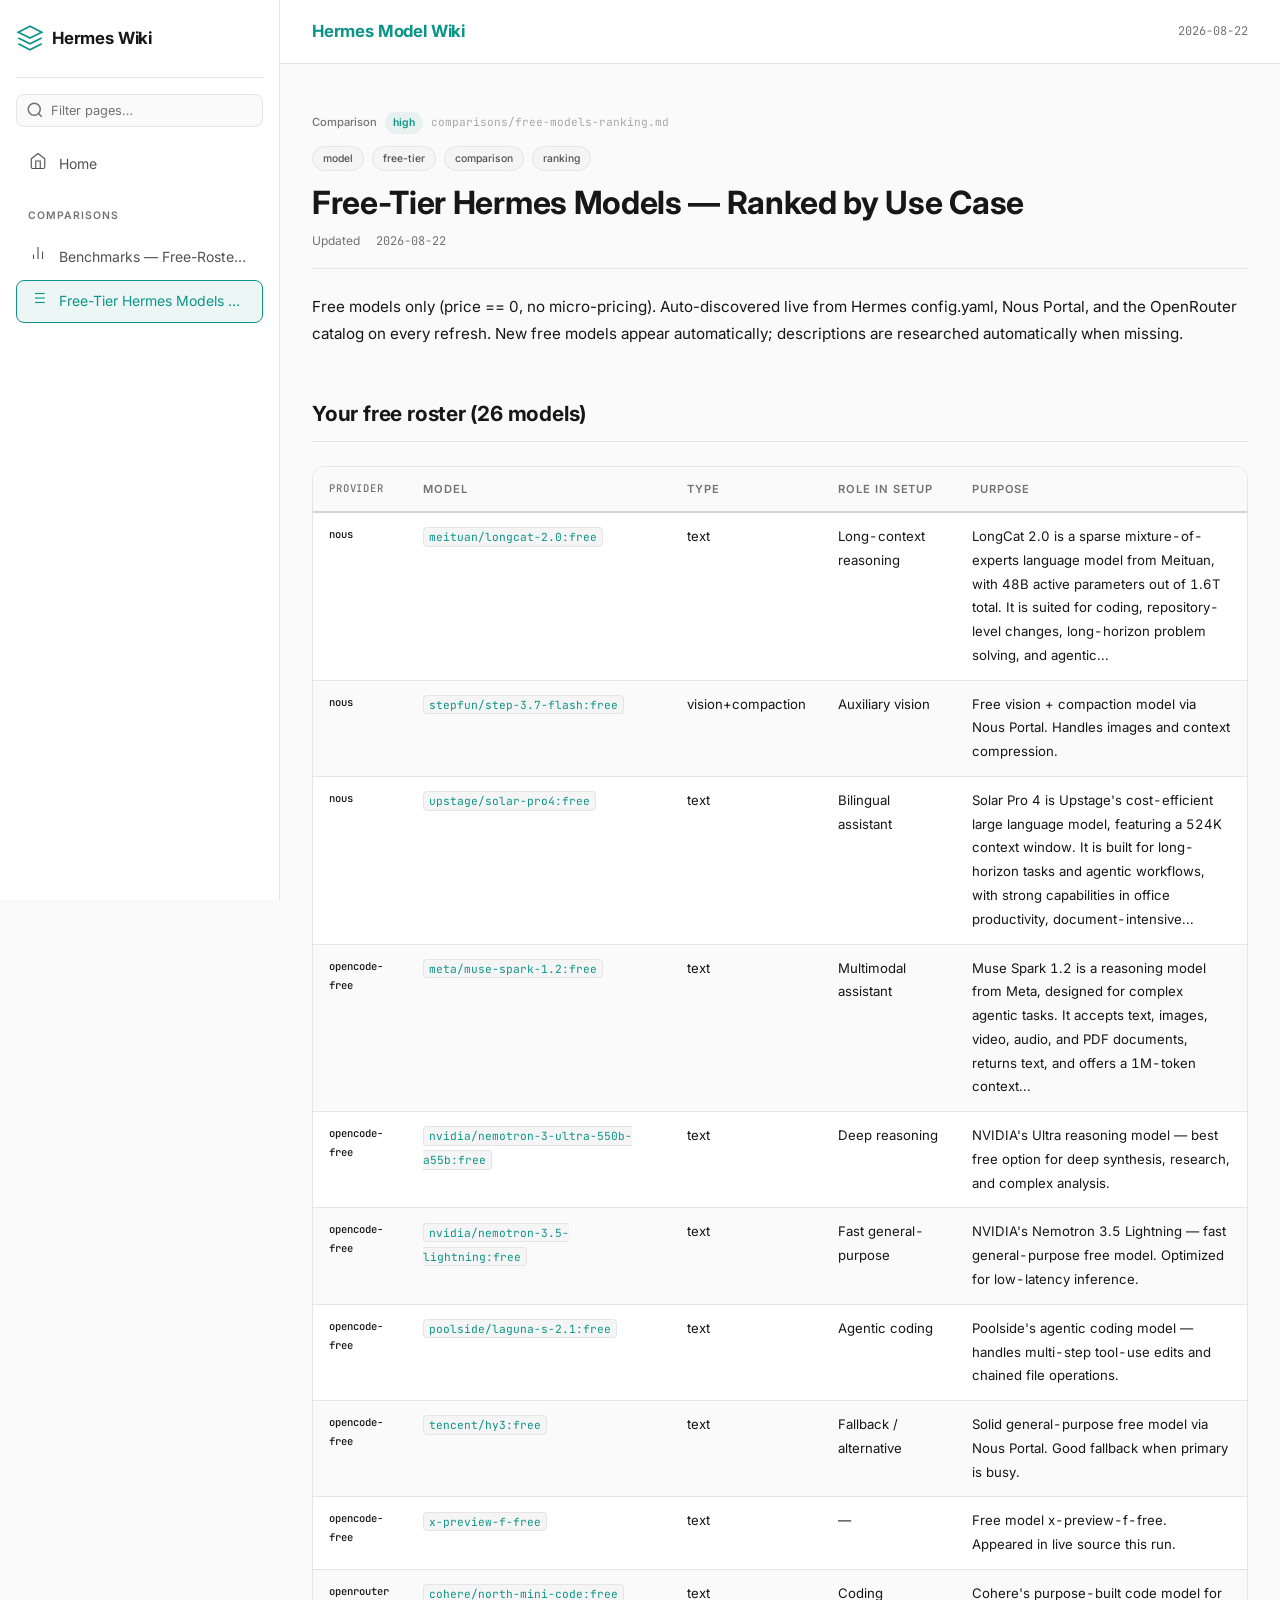
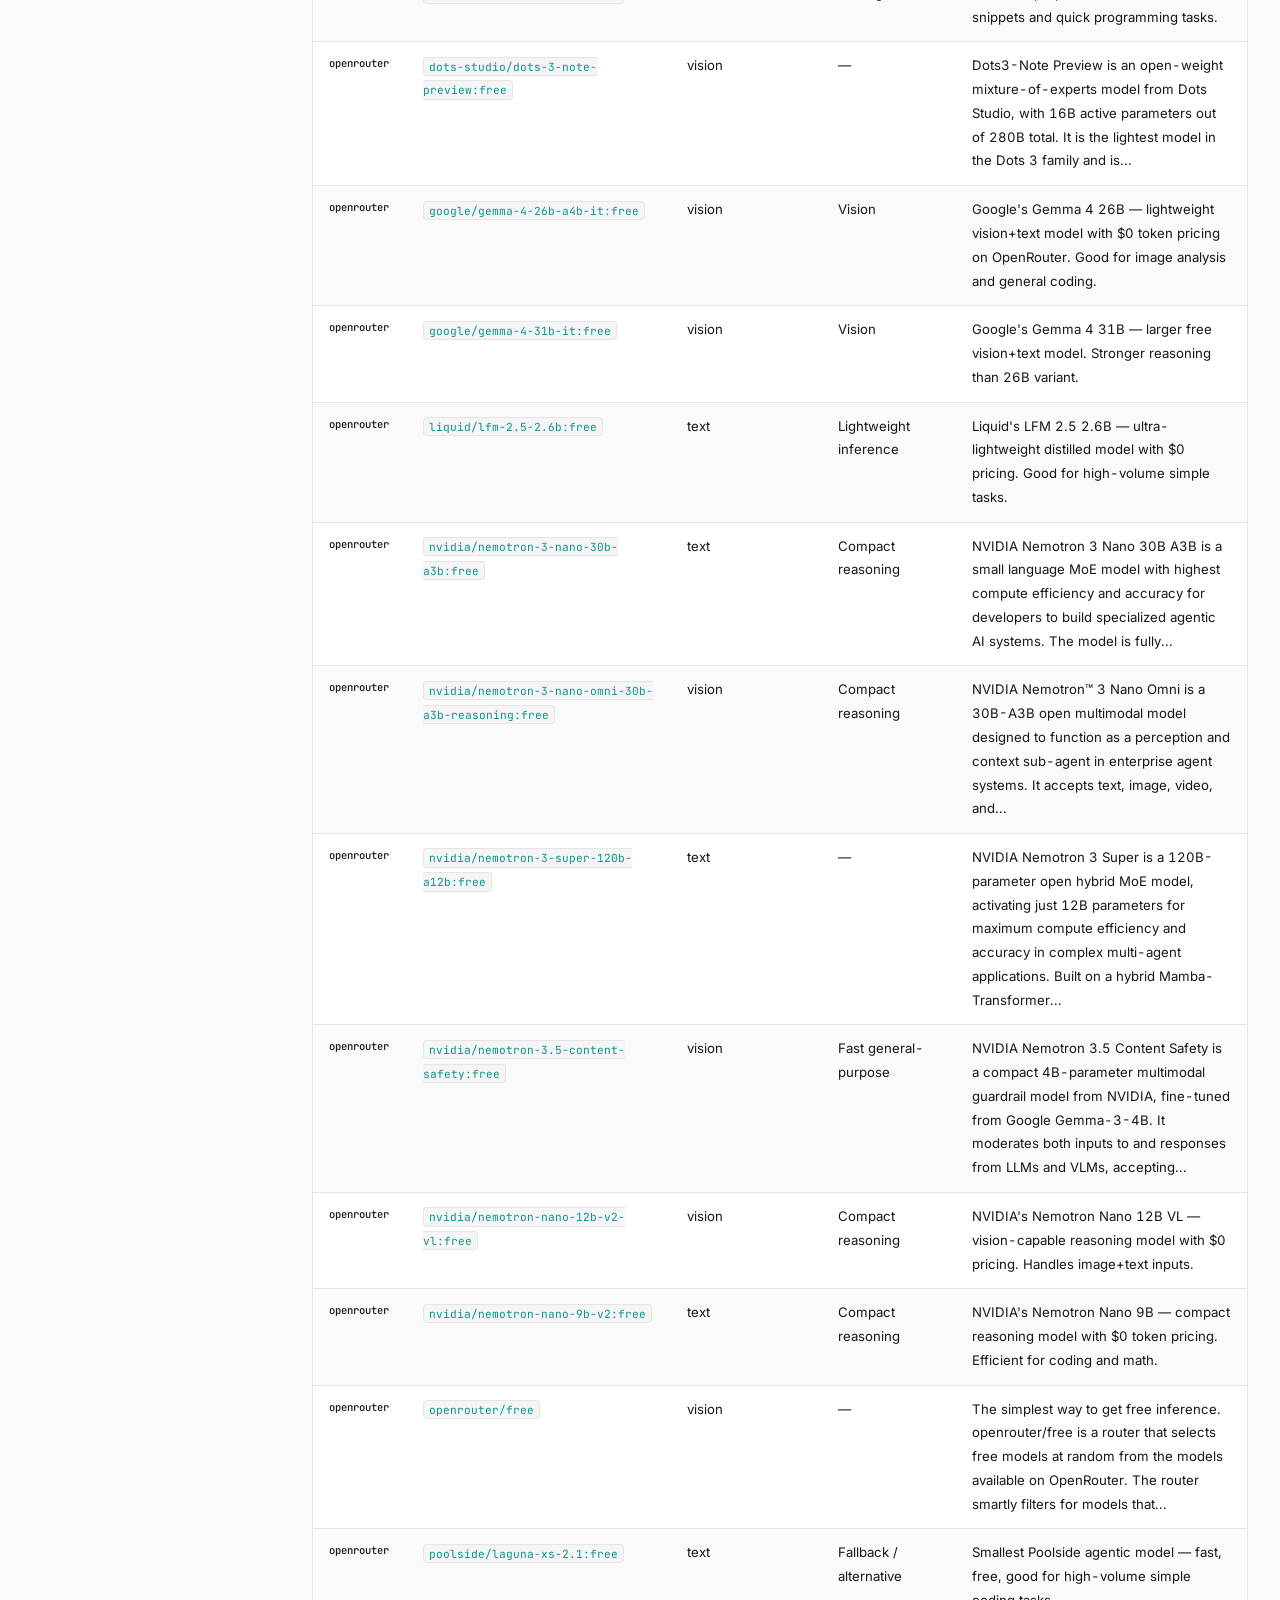
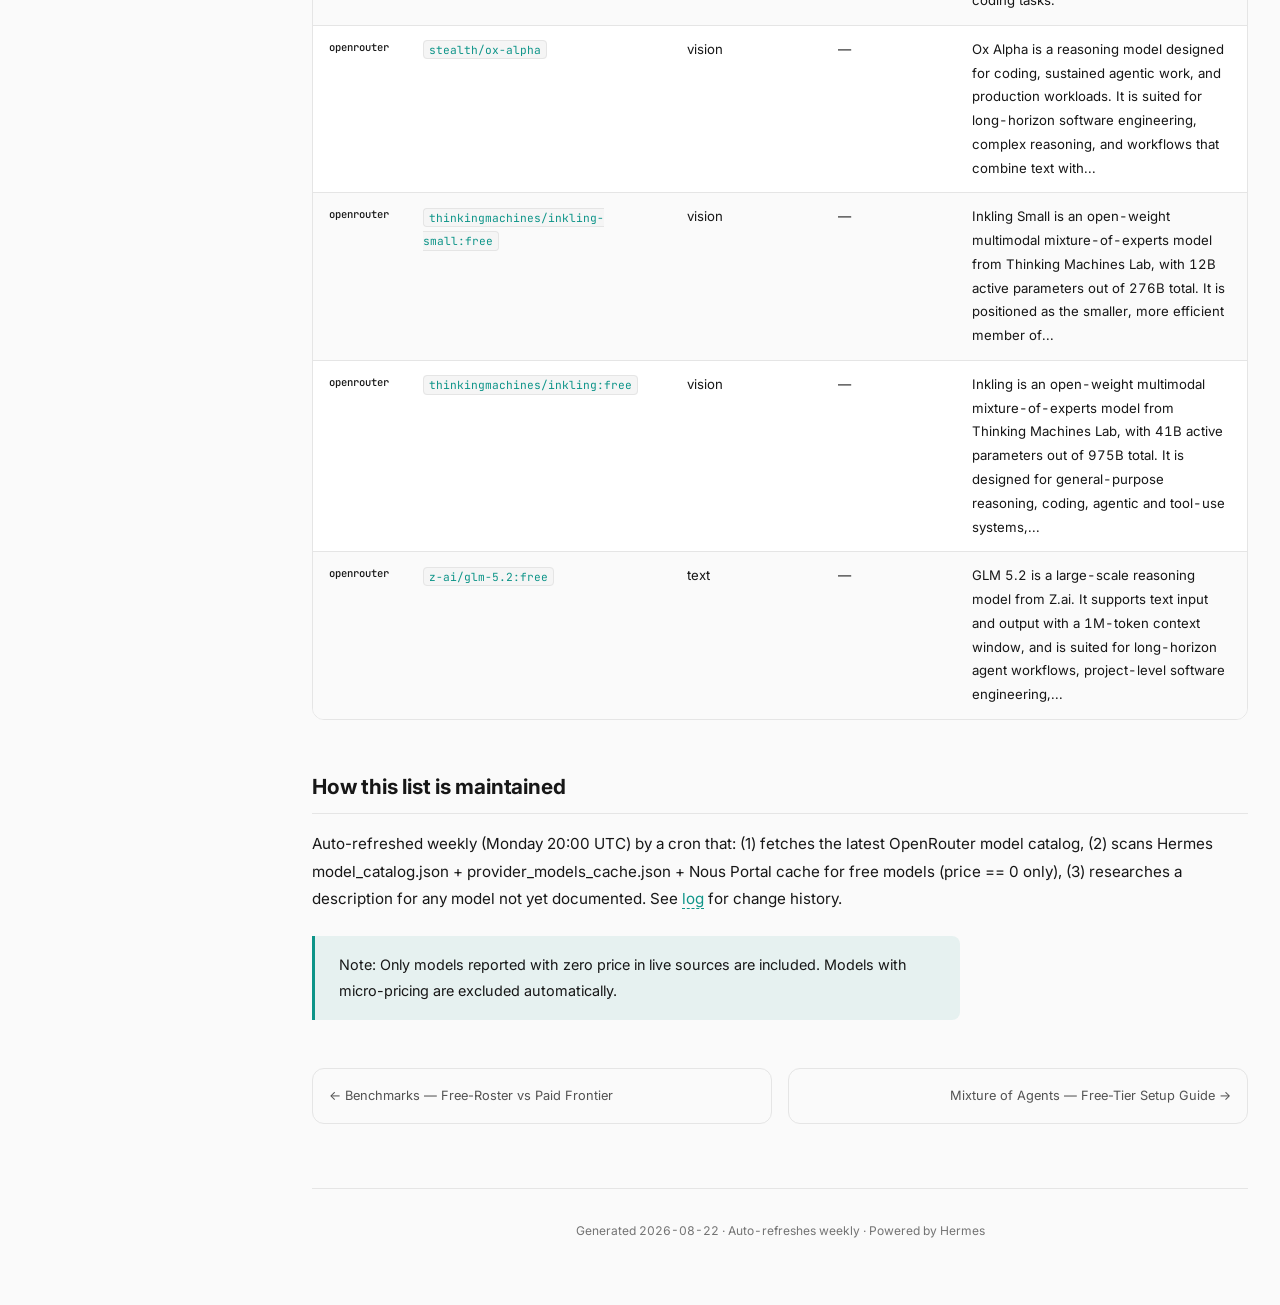
<file: analysis/comparisons-free-models-ranking.html>
<!DOCTYPE html>
<html lang="en">
<head>
<meta charset="UTF-8"><meta name="viewport" content="width=device-width,initial-scale=1">
<title>Free-Tier Hermes Models — Ranked by Use Case — Hermes Wiki</title>
<meta name="description" content="Free models only (price == 0, no micro-pricing). Auto-discovered live from Hermes config.yaml, Nous Portal, and the OpenRouter catalog on every refresh. New fre">
<link rel="preconnect" href="https://fonts.googleapis.com">
<link rel="preconnect" href="https://fonts.gstatic.com" crossorigin>
<link href="https://fonts.googleapis.com/css2?family=Inter:wght@400;500;600;700;800&family=JetBrains+Mono:wght@400;500&display=swap" rel="stylesheet">
<style>
:root {
  --bg:#0a0c0f; --bg-elev:#111418; --bg-hover:#181c22;
  --border:#232830; --border-strong:#2d333d;
  --text:#e8e9eb; --text-dim:#9aa0a8; --muted:#6b7280;
  --accent:#14b8a6; --accent-weak:#14b8a61a; --accent-strong:#0d9488;
  --green:#22c55e; --amber:#f59e0b; --red:#ef4444; --purple:#a855f7;
  --sans:'Inter',system-ui,-apple-system,'Segoe UI',sans-serif;
  --mono:'JetBrains Mono','Fira Code','SF Mono',monospace;
  --space-2:8px; --space-3:12px; --space-4:16px;
  --space-5:24px; --space-6:32px; --space-8:48px; --space-10:64px;
  --radius:8px; --radius-lg:12px;
  --sidebar-w:280px; --header-h:64px;
  --toc-w: 200px;
}
@media (prefers-color-scheme: light){
  :root{--bg:#fafafa;--bg-elev:#fff;--bg-hover:#f5f5f5;--border:#e5e5e5;--border-strong:#d4d4d4;
    --text:#171717;--text-dim:#525252;--muted:#737373;--accent:#0d9488;--accent-weak:#0d948815;}
}
*,*::before,*::after{box-sizing:border-box;margin:0;padding:0}
html{scroll-behavior:smooth;-webkit-font-smoothing:antialiased}
@media(prefers-reduced-motion:reduce){html{scroll-behavior:auto}}
body{font-family:var(--sans);background:var(--bg);color:var(--text);line-height:1.7;font-size:15px;
  display:grid;grid-template-columns:var(--sidebar-w) 1fr;grid-template-rows:var(--header-h) 1fr;
  grid-template-areas:"sidebar header" "sidebar main";min-height:100vh;}

/* Skip link */
.skip-link{position:fixed;top:-100%;left:16px;z-index:200;padding:10px 18px;
  background:var(--accent);color:#fff;border-radius:var(--radius);font-size:.85rem;font-weight:600;
  text-decoration:none;transition:top .2s ease}
.skip-link:focus{top:16px}

/* Sidebar */
.sidebar{grid-area:sidebar;background:var(--bg-elev);border-right:1px solid var(--border);
  padding:var(--space-5) var(--space-4);overflow-y:auto;position:sticky;top:0;height:100vh;
  transition:transform .25s ease;z-index:100}
.sidebar-brand{display:flex;align-items:center;gap:var(--space-2);padding:0 0 var(--space-5);
  border-bottom:1px solid var(--border);margin-bottom:var(--space-4)}
.sidebar-brand a{display:flex;align-items:center;gap:var(--space-2);text-decoration:none;color:var(--text)}
.sidebar-brand svg{width:28px;height:28px;color:var(--accent)}
.sidebar-brand span{font-weight:700;font-size:1.05rem;letter-spacing:-.01em}

/* Search */
.search-wrap{position:relative;margin-bottom:var(--space-4)}
.search-wrap svg{position:absolute;left:10px;top:50%;transform:translateY(-50%);color:var(--muted);pointer-events:none}
.search-input{width:100%;padding:8px 10px 8px 34px;font-family:var(--sans);font-size:.8rem;
  background:var(--bg);border:1px solid var(--border);border-radius:var(--radius);
  color:var(--text);outline:none;transition:border-color .15s}
.search-input:focus{border-color:var(--accent)}
.search-input::placeholder{color:var(--muted)}

.sidebar-nav{display:flex;flex-direction:column;gap:2px}
.nav-section{font-size:.65rem;text-transform:uppercase;letter-spacing:.1em;color:var(--muted);
  padding:var(--space-2) var(--space-3);font-weight:600;margin-top:var(--space-3)}
.nav-section:first-child{margin-top:0}
.nav-link{display:flex;align-items:center;gap:var(--space-3);padding:var(--space-2) var(--space-3);
  border-radius:var(--radius);color:var(--text-dim);text-decoration:none;font-size:.875rem;
  transition:background .15s,color .15s;border:1px solid transparent}
.nav-link:hover{background:var(--accent-weak);color:var(--accent)}
.nav-link:active{scale:.97}
.nav-link.active, .nav-link[aria-current="page"]{background:var(--accent-weak);color:var(--accent);border-color:var(--accent)}
.nav-link svg{flex-shrink:0;width:18px;height:18px;stroke-width:1.5}
.nav-link.hidden{display:none}
.nav-title{white-space:nowrap;overflow:hidden;text-overflow:ellipsis}

/* Header */
.header{grid-area:header;background:var(--bg-elev);border-bottom:1px solid var(--border);
  padding:0 var(--space-6);display:flex;align-items:center;justify-content:space-between;
  position:sticky;top:0;z-index:50}
.header .htitle{font-size:1.05rem;font-weight:700;letter-spacing:-.01em;color:var(--accent);text-decoration:none}
.header-meta{display:flex;align-items:center;gap:var(--space-4);font-size:.75rem;color:var(--muted)}
.header-meta time{font-family:var(--mono);font-variant-numeric:tabular-nums}
.nav-toggle{display:none;align-items:center;justify-content:center;width:40px;height:40px;
  border:none;background:transparent;color:var(--text);border-radius:var(--radius);cursor:pointer}
.nav-toggle:hover{background:var(--bg-hover)}

/* Main content */
.main{grid-area:main;padding:var(--space-8) var(--space-6) var(--space-10);
  width:100%;min-width:0}

/* Hero / Homepage */
.hero{margin-bottom:var(--space-8);padding-bottom:var(--space-6);border-bottom:1px solid var(--border)}
.hero h1{font-size:clamp(1.75rem,3vw,2.5rem);font-weight:800;letter-spacing:-.02em;line-height:1.15;margin-bottom:var(--space-3);text-wrap:balance}
.hero .lead{font-size:1.05rem;color:var(--text-dim);line-height:1.6;text-wrap:pretty}

/* Card grid */
.card-grid{display:grid;grid-template-columns:repeat(auto-fit,minmax(280px,1fr));gap:var(--space-4)}
.card{display:block;background:var(--bg-elev);border:1px solid transparent;border-radius:var(--radius-lg);
  padding:var(--space-5);text-decoration:none;color:var(--text);
  box-shadow:0 0 0 1px var(--border),0 1px 2px -1px oklch(0 0 0 / .06),0 2px 4px 0 oklch(0 0 0 / .04);
  transition:box-shadow .15s,transform .15s}
.card:hover{box-shadow:0 0 0 1px var(--accent),0 4px 12px -4px oklch(0 0 0 / .12);transform:translateY(-2px)}
.card:active{transform:translateY(-1px) scale(.98);box-shadow:0 0 0 1px var(--accent),0 1px 3px -2px oklch(0 0 0 / .1)}
.card .c-icon{font-size:1.5rem;margin-bottom:var(--space-3);color:var(--accent)}
.card h3{font-size:1rem;font-weight:600;margin-bottom:var(--space-2);letter-spacing:-.01em;text-wrap:balance}
.card p{font-size:.85rem;color:var(--text-dim);line-height:1.5;text-wrap:pretty}
.card .c-type{display:inline-block;margin-top:var(--space-3);font-size:.65rem;text-transform:uppercase;
  letter-spacing:.08em;color:var(--muted);font-weight:600}

/* Page header */
.page-head{margin-bottom:var(--space-5);padding-bottom:var(--space-4);border-bottom:1px solid var(--border)}
.page-meta{display:flex;flex-wrap:wrap;align-items:center;gap:var(--space-2);margin-bottom:var(--space-3);font-size:.7rem}
.page-type{color:var(--muted);font-weight:500}
.page-path{font-family:var(--mono);color:var(--muted);opacity:.6}
.conf{font-weight:600;padding:2px 8px;border-radius:999px;background:var(--accent-weak);color:var(--accent);font-size:.65rem}
.page-tags{display:flex;flex-wrap:wrap;gap:var(--space-2);margin-bottom:var(--space-3)}
.tag{font-size:.65rem;font-weight:500;padding:3px 10px;border-radius:999px;
  background:var(--bg-hover);border:1px solid var(--border);color:var(--text-dim)}
.page-head h1{font-size:clamp(1.5rem,2.5vw,2rem);font-weight:700;letter-spacing:-.01em;line-height:1.25;text-wrap:balance}
.page-dates{display:flex;gap:var(--space-4);font-size:.75rem;color:var(--muted);margin-top:var(--space-2)}
.page-dates time{font-family:var(--mono);font-variant-numeric:tabular-nums}

/* Page layout with optional TOC */
.page-layout{display:flex;gap:var(--space-6)}
.page-body{flex:1;min-width:0;font-size:.95rem;line-height:1.8}
.page-body > * + *{margin-top:var(--space-4)}
.page-body h2{font-size:1.3rem;font-weight:700;margin-top:var(--space-8);margin-bottom:var(--space-3);
  padding-bottom:var(--space-2);border-bottom:1px solid var(--border);letter-spacing:-.01em}
.page-body h3{font-size:1.1rem;font-weight:600;margin-top:var(--space-6);margin-bottom:var(--space-2)}
.page-body h4{font-size:.95rem;font-weight:600;margin-top:var(--space-5);margin-bottom:var(--space-2);color:var(--accent)}
.page-body strong{font-weight:600}
.page-body em{font-style:italic;color:var(--text-dim)}
.page-body code:not(pre code){font-family:var(--mono);font-size:.85em;background:var(--bg-hover);
  padding:.15em .45em;border-radius:4px;border:1px solid var(--border);color:var(--accent)}
.code-block{background:var(--bg);border:1px solid var(--border);border-radius:var(--radius-lg);overflow:hidden;margin:var(--space-4) 0}
.code-block pre{margin:0;padding:var(--space-5);overflow-x:auto}
.code-block code{font-family:var(--mono);font-size:.8rem;line-height:1.7;tab-size:2}
.page-body blockquote{border-left:3px solid var(--accent);background:var(--accent-weak);
  padding:var(--space-4) var(--space-5);margin:var(--space-5) 0;border-radius:0 var(--radius) var(--radius) 0;
  color:var(--text);font-style:normal;font-size:.9rem}
.page-body ul,.page-body ol{padding-left:var(--space-6);margin:var(--space-3) 0}
.page-body li{margin:var(--space-2) 0;line-height:1.75}
.page-body li::marker{color:var(--accent)}
.page-body hr{border:none;border-top:1px solid var(--border);margin:var(--space-8) 0}
.page-body blockquote{max-width:72ch}
.page-body a.wikilink{color:var(--accent);text-decoration:none;border-bottom:1px dashed var(--accent)}
.page-body a.wikilink:hover{border-bottom-style:solid;color:var(--accent-strong)}
.page-body a.external{color:var(--purple);text-decoration:none;border-bottom:1px solid var(--purple)}
.page-body a.external:hover{border-bottom-style:solid}

/* Table of Contents */
.toc{flex-shrink:0;width:var(--toc-w);position:sticky;top:calc(var(--header-h) + var(--space-5));
  max-height:calc(100vh - var(--header-h) - var(--space-10));overflow-y:auto;align-self:start}
@media (max-width:1024px){.toc{display:none}}
.toc-label{font-size:.6rem;text-transform:uppercase;letter-spacing:.12em;color:var(--muted);font-weight:600;margin-bottom:var(--space-3)}
.toc-list{list-style:none;padding:0;margin:0;display:flex;flex-direction:column;gap:1px}
.toc-link{display:block;font-size:.78rem;color:var(--text-dim);text-decoration:none;
  padding:4px 8px;border-radius:4px;transition:color .15s,background .15s;word-break:break-word}
.toc-link:hover,.toc-link:focus{color:var(--accent);background:var(--accent-weak)}
.toc-link--h3{padding-left:20px;font-size:.74rem}

/* Tables */
.table-wrap{overflow-x:auto;border:1px solid var(--border);border-radius:var(--radius-lg);margin:var(--space-5) 0;background:var(--bg-elev)}
.table-wrap table{width:100%;border-collapse:collapse;font-size:.825rem;min-width:auto}
.table-wrap,.table-wrap table{font-variant-numeric:tabular-nums}
.table-wrap th{background:var(--bg);text-align:left;padding:var(--space-3) var(--space-4);
  font-weight:600;font-size:.7rem;text-transform:uppercase;letter-spacing:.08em;
  color:var(--muted);border-bottom:2px solid var(--border-strong);white-space:nowrap}
.table-wrap td{padding:var(--space-3) var(--space-4);border-bottom:1px solid var(--border);vertical-align:top}
.table-wrap tbody tr:nth-child(odd){background:var(--bg)}
.table-wrap tbody tr:hover{background:var(--accent-weak)}
.table-wrap tbody tr:last-child td{border-bottom:none}
.table-wrap td:first-child,.table-wrap th:first-child{font-weight:500;font-family:var(--mono);font-size:.8em}

/* Footer + pager */
.footer{margin-top:var(--space-10);padding-top:var(--space-6);border-top:1px solid var(--border);text-align:center;font-size:.75rem;color:var(--muted);font-variant-numeric:tabular-nums}
.pager{display:flex;justify-content:space-between;gap:var(--space-4);margin-top:var(--space-8)}
.pager a{flex:1;padding:var(--space-4);border:1px solid var(--border);border-radius:var(--radius-lg);
  text-decoration:none;color:var(--text-dim);font-size:.8rem;transition:border-color .15s}
.pager a:hover{border-color:var(--accent);color:var(--accent)}
.pager a:active{scale:.97}
.pager .next{text-align:right}

/* Responsive */
@media (max-width:1024px){
  body{grid-template-columns:1fr;grid-template-areas:"header" "main"}
  .sidebar{position:fixed;top:0;left:0;bottom:0;width:280px;max-width:85vw;transform:translateX(-100%);
    box-shadow:0 0 0 100vmax rgba(0,0,0,.5)}
  .sidebar.open{transform:translateX(0)}
  .main{padding:var(--space-6) var(--space-4) var(--space-8)}
  .header{padding:0 var(--space-4)}
  .nav-toggle{display:flex}
}
@media (max-width:640px){
  .hero h1{font-size:1.5rem}
  .page-head h1{font-size:1.35rem}
  .table-wrap th,.table-wrap td{padding:var(--space-2) var(--space-3)}
}
::-webkit-scrollbar{width:8px;height:8px}
::-webkit-scrollbar-track{background:var(--bg)}
::-webkit-scrollbar-thumb{background:var(--border);border-radius:4px}
:focus-visible{outline:2px solid var(--accent);outline-offset:2px}
@media print{
  .sidebar,.header,.footer,.nav-toggle,.pager,.toc,.skip-link{display:none}
  body{grid-template-columns:1fr;background:white;color:black}
  .main{padding:0;max-width:none}
}
</style>
</head>
<body>
<a class="skip-link" href="#main-content">Skip to content</a>
<aside class="sidebar" id="sidebar">
  <div class="sidebar-brand"><a href="index.html">
    <svg viewBox="0 0 24 24" fill="none" stroke="currentColor" stroke-width="1.5"><path d="M12 2L2 7l10 5 10-5-10-5zM2 17l10 5 10-5M2 12l10 5 10-5"/></svg>
    <span>Hermes Wiki</span></a>
  </div>
  <div class="search-wrap"><svg viewBox="0 0 24 24" fill="none" stroke="currentColor" stroke-width="2" width="18" height="18"><circle cx="11" cy="11" r="8"/><line x1="21" y1="21" x2="16.65" y2="16.65"/></svg>  <input class="search-input" id="search-input" type="search" placeholder="Filter pages…" aria-label="Filter wiki pages"></div>
  <nav class="sidebar-nav" aria-label="Wiki pages">
<a href="index.html" class="nav-link"><span class="nav-icon"><svg viewBox="0 0 24 24" fill="none" stroke="currentColor" stroke-width="2" width="18" height="18"><path d="M3 9l9-7 9 7v11a2 2 0 0 1-2 2H5a2 2 0 0 1-2-2z"/><polyline points="9 22 9 12 15 12 15 22"/></svg></span><span class="nav-title">Home</span></a>
<div class="nav-section">Comparisons</div>
<a href="comparisons-benchmarks.html" class="nav-link" title="Benchmarks — Free-Roster vs Paid Frontier"><span class="nav-icon"><svg viewBox="0 0 24 24" fill="none" stroke="currentColor" stroke-width="2" width="18" height="18"><line x1="18" y1="20" x2="18" y2="10"/><line x1="12" y1="20" x2="12" y2="4"/><line x1="6" y1="20" x2="6" y2="14"/></svg></span><span class="nav-title">Benchmarks — Free-Roster vs Paid Frontier</span></a>
<a href="comparisons-free-models-ranking.html" class="nav-link active" aria-current="page" title="Free-Tier Hermes Models — Ranked by Use Case"><span class="nav-icon"><svg viewBox="0 0 24 24" fill="none" stroke="currentColor" stroke-width="2" width="18" height="18"><line x1="8" y1="6" x2="21" y2="6"/><line x1="8" y1="12" x2="21" y2="12"/><line x1="8" y1="18" x2="21" y2="18"/><line x1="3" y1="6" x2="3.01" y2="6"/><line x1="3" y1="12" x2="3.01" y2="12"/><line x1="3" y1="18" x2="3.01" y2="18"/></svg></span><span class="nav-title">Free-Tier Hermes Models — Ranked by Use Case</span></a>
  </nav>
</aside>
<header class="header" role="banner">
  <button class="nav-toggle" aria-label="Toggle navigation" aria-expanded="false" aria-controls="sidebar">
<svg viewBox="0 0 24 24" fill="none" stroke="currentColor" stroke-width="2" width="22" height="22"><line x1="3" y1="6" x2="21" y2="6"/><line x1="3" y1="12" x2="21" y2="12"/><line x1="3" y1="18" x2="21" y2="18"/></svg>  </button>
  <a class="htitle" href="index.html">Hermes Model Wiki</a>
  <div class="header-meta"><time datetime="2026-08-22">2026-08-22</time></div>
</header>
<main class="main" role="main" id="main-content">
<article class="page"><header class="page-head"><div class="page-meta"><span class="page-type">Comparison</span><span class="conf">high</span><span class="page-path">comparisons/free-models-ranking.md</span></div><div class="page-tags"><span class="tag">model</span> <span class="tag">free-tier</span> <span class="tag">comparison</span> <span class="tag">ranking</span></div><h1>Free-Tier Hermes Models — Ranked by Use Case</h1><div class="page-dates">Updated <time datetime="2026-08-22">2026-08-22</time></div></header><div class="page-body">
<p>Free models only (price == 0, no micro-pricing). Auto-discovered live from Hermes config.yaml, Nous Portal, and the OpenRouter catalog on every refresh. New free models appear automatically; descriptions are researched automatically when missing.</p>

<h2 id="your-free-roster-26-models">Your free roster (26 models)</h2>

<div class="table-wrap"><table>
  <tr><th>Provider</th><th>Model</th><th>Type</th><th>Role in setup</th><th>Purpose</th></tr>
  <tr><td>nous</td><td><code>meituan/longcat-2.0:free</code></td><td>text</td><td>Long-context reasoning</td><td>LongCat 2.0 is a sparse mixture-of-experts language model from Meituan, with 48B active parameters out of 1.6T total. It is suited for coding, repository-level changes, long-horizon problem solving, and agentic...</td></tr>
  <tr><td>nous</td><td><code>stepfun/step-3.7-flash:free</code></td><td>vision+compaction</td><td>Auxiliary vision</td><td>Free vision + compaction model via Nous Portal. Handles images and context compression.</td></tr>
  <tr><td>nous</td><td><code>upstage/solar-pro4:free</code></td><td>text</td><td>Bilingual assistant</td><td>Solar Pro 4 is Upstage's cost-efficient large language model, featuring a 524K context window. It is built for long-horizon tasks and agentic workflows, with strong capabilities in office productivity, document-intensive...</td></tr>
  <tr><td>opencode-free</td><td><code>meta/muse-spark-1.2:free</code></td><td>text</td><td>Multimodal assistant</td><td>Muse Spark 1.2 is a reasoning model from Meta, designed for complex agentic tasks. It accepts text, images, video, audio, and PDF documents, returns text, and offers a 1M-token context...</td></tr>
  <tr><td>opencode-free</td><td><code>nvidia/nemotron-3-ultra-550b-a55b:free</code></td><td>text</td><td>Deep reasoning</td><td>NVIDIA's Ultra reasoning model — best free option for deep synthesis, research, and complex analysis.</td></tr>
  <tr><td>opencode-free</td><td><code>nvidia/nemotron-3.5-lightning:free</code></td><td>text</td><td>Fast general-purpose</td><td>NVIDIA's Nemotron 3.5 Lightning — fast general-purpose free model. Optimized for low-latency inference.</td></tr>
  <tr><td>opencode-free</td><td><code>poolside/laguna-s-2.1:free</code></td><td>text</td><td>Agentic coding</td><td>Poolside's agentic coding model — handles multi-step tool-use edits and chained file operations.</td></tr>
  <tr><td>opencode-free</td><td><code>tencent/hy3:free</code></td><td>text</td><td>Fallback / alternative</td><td>Solid general-purpose free model via Nous Portal. Good fallback when primary is busy.</td></tr>
  <tr><td>opencode-free</td><td><code>x-preview-f-free</code></td><td>text</td><td>—</td><td>Free model x-preview-f-free. Appeared in live source this run.</td></tr>
  <tr><td>openrouter</td><td><code>cohere/north-mini-code:free</code></td><td>text</td><td>Coding</td><td>Cohere's purpose-built code model for snippets and quick programming tasks.</td></tr>
  <tr><td>openrouter</td><td><code>dots-studio/dots-3-note-preview:free</code></td><td>vision</td><td>—</td><td>Dots3-Note Preview is an open-weight mixture-of-experts model from Dots Studio, with 16B active parameters out of 280B total. It is the lightest model in the Dots 3 family and is...</td></tr>
  <tr><td>openrouter</td><td><code>google/gemma-4-26b-a4b-it:free</code></td><td>vision</td><td>Vision</td><td>Google's Gemma 4 26B — lightweight vision+text model with $0 token pricing on OpenRouter. Good for image analysis and general coding.</td></tr>
  <tr><td>openrouter</td><td><code>google/gemma-4-31b-it:free</code></td><td>vision</td><td>Vision</td><td>Google's Gemma 4 31B — larger free vision+text model. Stronger reasoning than 26B variant.</td></tr>
  <tr><td>openrouter</td><td><code>liquid/lfm-2.5-2.6b:free</code></td><td>text</td><td>Lightweight inference</td><td>Liquid's LFM 2.5 2.6B — ultra-lightweight distilled model with $0 pricing. Good for high-volume simple tasks.</td></tr>
  <tr><td>openrouter</td><td><code>nvidia/nemotron-3-nano-30b-a3b:free</code></td><td>text</td><td>Compact reasoning</td><td>NVIDIA Nemotron 3 Nano 30B A3B is a small language MoE model with highest compute efficiency and accuracy for developers to build specialized agentic AI systems. The model is fully...</td></tr>
  <tr><td>openrouter</td><td><code>nvidia/nemotron-3-nano-omni-30b-a3b-reasoning:free</code></td><td>vision</td><td>Compact reasoning</td><td>NVIDIA Nemotron™ 3 Nano Omni is a 30B-A3B open multimodal model designed to function as a perception and context sub-agent in enterprise agent systems. It accepts text, image, video, and...</td></tr>
  <tr><td>openrouter</td><td><code>nvidia/nemotron-3-super-120b-a12b:free</code></td><td>text</td><td>—</td><td>NVIDIA Nemotron 3 Super is a 120B-parameter open hybrid MoE model, activating just 12B parameters for maximum compute efficiency and accuracy in complex multi-agent applications. Built on a hybrid Mamba-Transformer...</td></tr>
  <tr><td>openrouter</td><td><code>nvidia/nemotron-3.5-content-safety:free</code></td><td>vision</td><td>Fast general-purpose</td><td>NVIDIA Nemotron 3.5 Content Safety is a compact 4B-parameter multimodal guardrail model from NVIDIA, fine-tuned from Google Gemma-3-4B. It moderates both inputs to and responses from LLMs and VLMs, accepting...</td></tr>
  <tr><td>openrouter</td><td><code>nvidia/nemotron-nano-12b-v2-vl:free</code></td><td>vision</td><td>Compact reasoning</td><td>NVIDIA's Nemotron Nano 12B VL — vision-capable reasoning model with $0 pricing. Handles image+text inputs.</td></tr>
  <tr><td>openrouter</td><td><code>nvidia/nemotron-nano-9b-v2:free</code></td><td>text</td><td>Compact reasoning</td><td>NVIDIA's Nemotron Nano 9B — compact reasoning model with $0 token pricing. Efficient for coding and math.</td></tr>
  <tr><td>openrouter</td><td><code>openrouter/free</code></td><td>vision</td><td>—</td><td>The simplest way to get free inference. openrouter/free is a router that selects free models at random from the models available on OpenRouter. The router smartly filters for models that...</td></tr>
  <tr><td>openrouter</td><td><code>poolside/laguna-xs-2.1:free</code></td><td>text</td><td>Fallback / alternative</td><td>Smallest Poolside agentic model — fast, free, good for high-volume simple coding tasks.</td></tr>
  <tr><td>openrouter</td><td><code>stealth/ox-alpha</code></td><td>vision</td><td>—</td><td>Ox Alpha is a reasoning model designed for coding, sustained agentic work, and production workloads. It is suited for long-horizon software engineering, complex reasoning, and workflows that combine text with...</td></tr>
  <tr><td>openrouter</td><td><code>thinkingmachines/inkling-small:free</code></td><td>vision</td><td>—</td><td>Inkling Small is an open-weight multimodal mixture-of-experts model from Thinking Machines Lab, with 12B active parameters out of 276B total. It is positioned as the smaller, more efficient member of...</td></tr>
  <tr><td>openrouter</td><td><code>thinkingmachines/inkling:free</code></td><td>vision</td><td>—</td><td>Inkling is an open-weight multimodal mixture-of-experts model from Thinking Machines Lab, with 41B active parameters out of 975B total. It is designed for general-purpose reasoning, coding, agentic and tool-use systems,...</td></tr>
  <tr><td>openrouter</td><td><code>z-ai/glm-5.2:free</code></td><td>text</td><td>—</td><td>GLM 5.2 is a large-scale reasoning model from Z.ai. It supports text input and output with a 1M-token context window, and is suited for long-horizon agent workflows, project-level software engineering,...</td></tr>
</table></div>

<h2 id="how-this-list-is-maintained">How this list is maintained</h2>
<p>Auto-refreshed weekly (Monday 20:00 UTC) by a cron that: (1) fetches the latest OpenRouter model catalog, (2) scans Hermes model_catalog.json + provider_models_cache.json + Nous Portal cache for free models (price == 0 only), (3) researches a description for any model not yet documented. See <a href="#" class="wikilink">log</a> for change history.</p>

<blockquote>Note: Only models reported with zero price in live sources are included. Models with micro-pricing are excluded automatically.</blockquote>
</div></article><div class="pager"><a href="comparisons-benchmarks.html">← Benchmarks — Free-Roster vs Paid Frontier</a><a class="next" href="concepts-mixture-of-agents-free.html">Mixture of Agents — Free-Tier Setup Guide →</a></div>
  <footer class="footer">Generated 2026-08-22 · Auto-refreshes weekly · Powered by Hermes</footer>
</main>
<script>
document.querySelector('.nav-toggle').addEventListener('click',function(){
  var s=document.getElementById('sidebar');s.classList.toggle('open');
  this.setAttribute('aria-expanded',s.classList.contains('open'));
});
// Search filter
document.addEventListener('DOMContentLoaded',function(){
  var input=document.getElementById('search-input');
  if(!input)return;
  input.addEventListener('input',function(){
    var q=this.value.toLowerCase().trim();
    document.querySelectorAll('.nav-link').forEach(function(link){
      var title=link.querySelector('.nav-title');
      if(!title){link.classList.remove('hidden');return}
      var txt=title.textContent.toLowerCase();
      if(!q||txt.indexOf(q)!==-1)link.classList.remove('hidden');
      else link.classList.add('hidden');
    });
  });
});
</script>
</body>
</html>
</file>
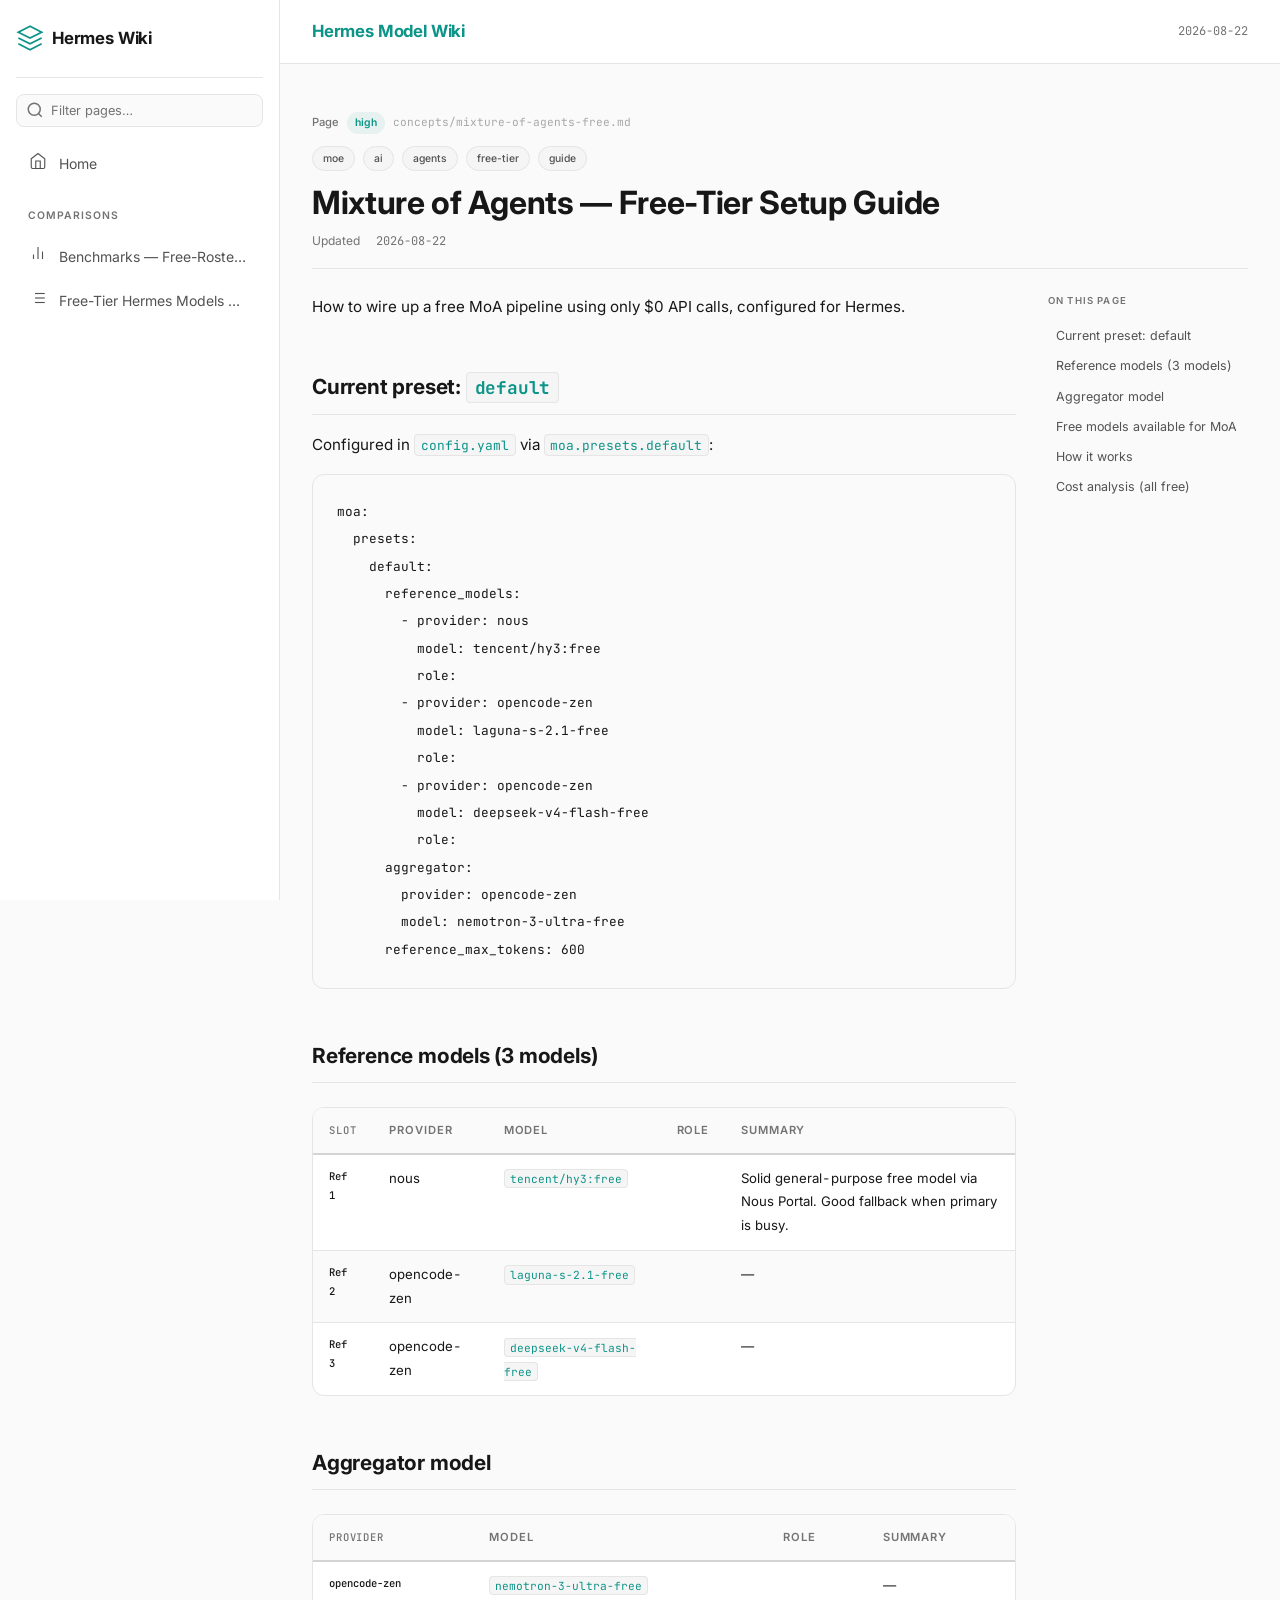
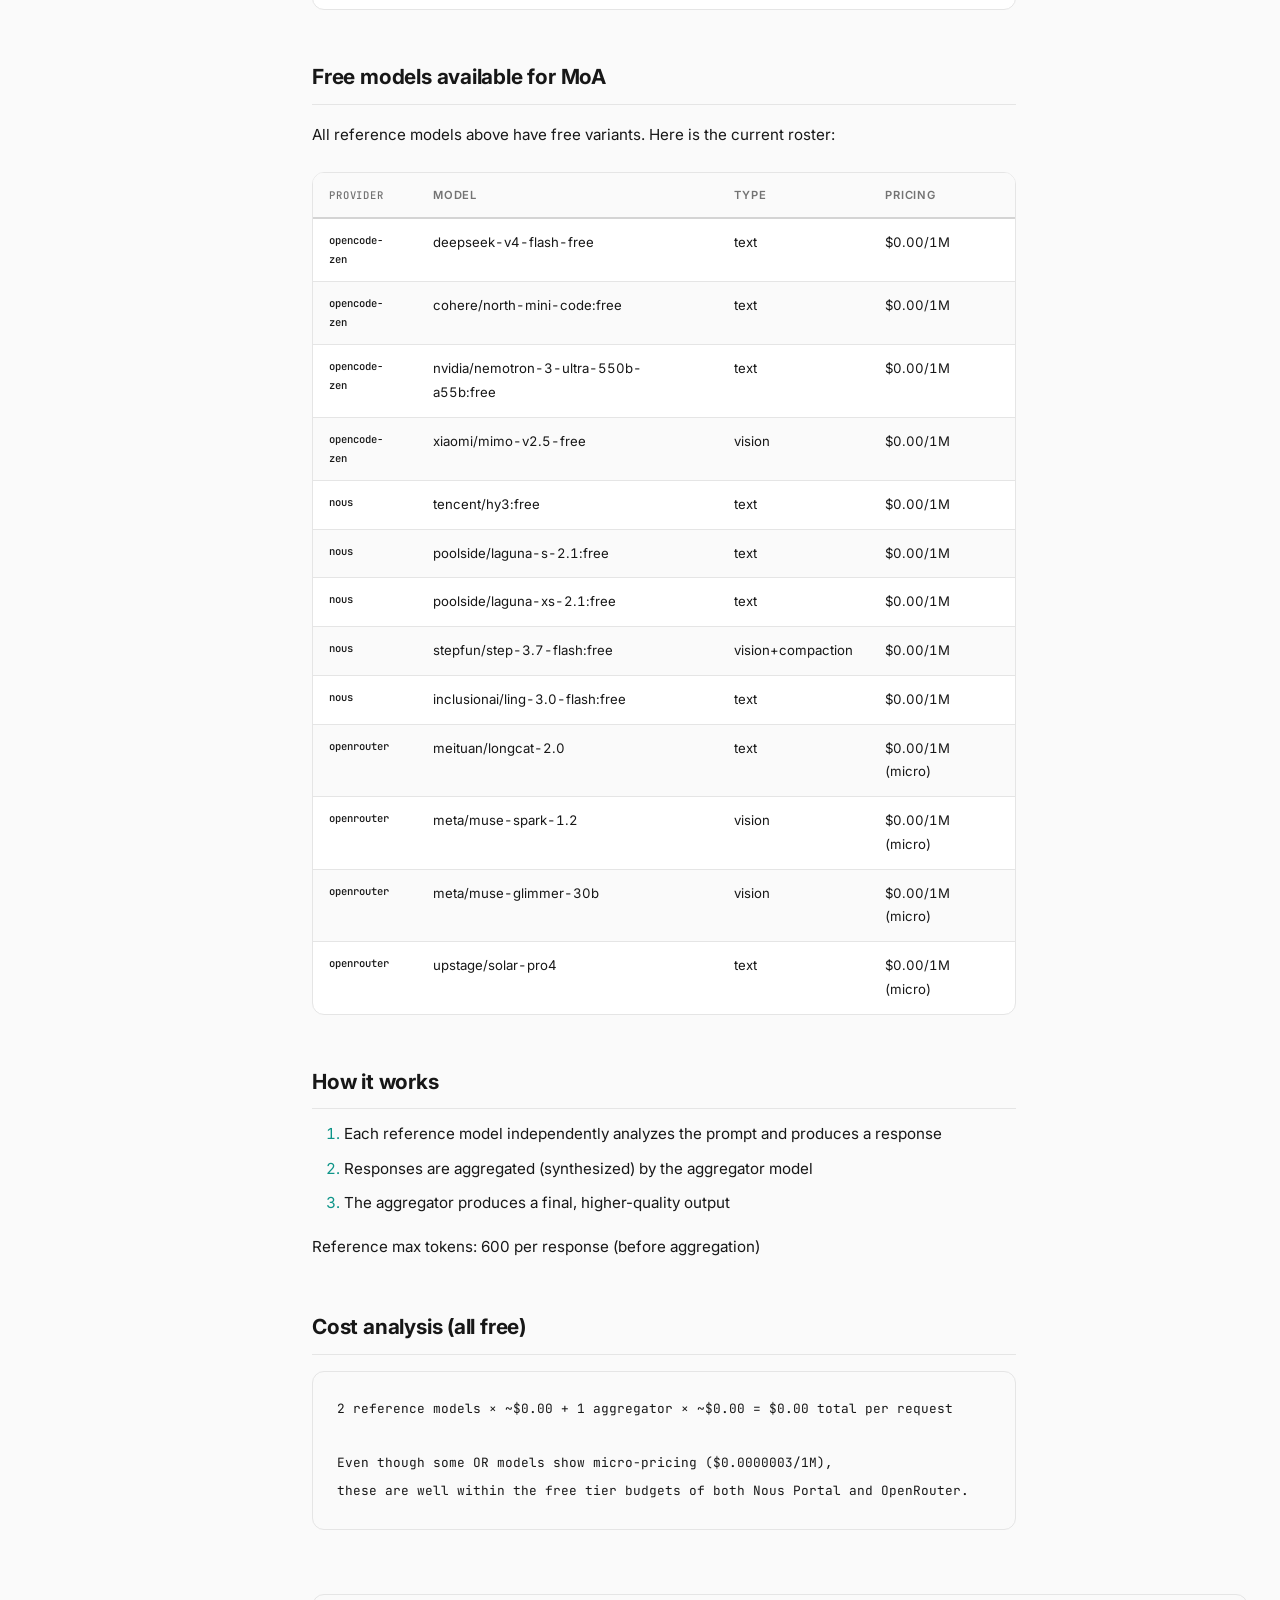
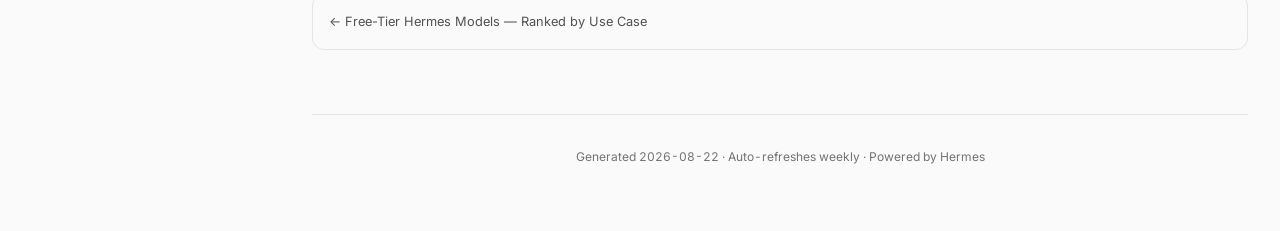
<file: analysis/concepts-mixture-of-agents-free.html>
<!DOCTYPE html>
<html lang="en">
<head>
<meta charset="UTF-8"><meta name="viewport" content="width=device-width,initial-scale=1">
<title>Mixture of Agents — Free-Tier Setup Guide — Hermes Wiki</title>
<meta name="description" content="How to wire up a free MoA pipeline using only $0 API calls, configured for Hermes.">
<link rel="preconnect" href="https://fonts.googleapis.com">
<link rel="preconnect" href="https://fonts.gstatic.com" crossorigin>
<link href="https://fonts.googleapis.com/css2?family=Inter:wght@400;500;600;700;800&family=JetBrains+Mono:wght@400;500&display=swap" rel="stylesheet">
<style>
:root {
  --bg:#0a0c0f; --bg-elev:#111418; --bg-hover:#181c22;
  --border:#232830; --border-strong:#2d333d;
  --text:#e8e9eb; --text-dim:#9aa0a8; --muted:#6b7280;
  --accent:#14b8a6; --accent-weak:#14b8a61a; --accent-strong:#0d9488;
  --green:#22c55e; --amber:#f59e0b; --red:#ef4444; --purple:#a855f7;
  --sans:'Inter',system-ui,-apple-system,'Segoe UI',sans-serif;
  --mono:'JetBrains Mono','Fira Code','SF Mono',monospace;
  --space-2:8px; --space-3:12px; --space-4:16px;
  --space-5:24px; --space-6:32px; --space-8:48px; --space-10:64px;
  --radius:8px; --radius-lg:12px;
  --sidebar-w:280px; --header-h:64px;
  --toc-w: 200px;
}
@media (prefers-color-scheme: light){
  :root{--bg:#fafafa;--bg-elev:#fff;--bg-hover:#f5f5f5;--border:#e5e5e5;--border-strong:#d4d4d4;
    --text:#171717;--text-dim:#525252;--muted:#737373;--accent:#0d9488;--accent-weak:#0d948815;}
}
*,*::before,*::after{box-sizing:border-box;margin:0;padding:0}
html{scroll-behavior:smooth;-webkit-font-smoothing:antialiased}
@media(prefers-reduced-motion:reduce){html{scroll-behavior:auto}}
body{font-family:var(--sans);background:var(--bg);color:var(--text);line-height:1.7;font-size:15px;
  display:grid;grid-template-columns:var(--sidebar-w) 1fr;grid-template-rows:var(--header-h) 1fr;
  grid-template-areas:"sidebar header" "sidebar main";min-height:100vh;}

/* Skip link */
.skip-link{position:fixed;top:-100%;left:16px;z-index:200;padding:10px 18px;
  background:var(--accent);color:#fff;border-radius:var(--radius);font-size:.85rem;font-weight:600;
  text-decoration:none;transition:top .2s ease}
.skip-link:focus{top:16px}

/* Sidebar */
.sidebar{grid-area:sidebar;background:var(--bg-elev);border-right:1px solid var(--border);
  padding:var(--space-5) var(--space-4);overflow-y:auto;position:sticky;top:0;height:100vh;
  transition:transform .25s ease;z-index:100}
.sidebar-brand{display:flex;align-items:center;gap:var(--space-2);padding:0 0 var(--space-5);
  border-bottom:1px solid var(--border);margin-bottom:var(--space-4)}
.sidebar-brand a{display:flex;align-items:center;gap:var(--space-2);text-decoration:none;color:var(--text)}
.sidebar-brand svg{width:28px;height:28px;color:var(--accent)}
.sidebar-brand span{font-weight:700;font-size:1.05rem;letter-spacing:-.01em}

/* Search */
.search-wrap{position:relative;margin-bottom:var(--space-4)}
.search-wrap svg{position:absolute;left:10px;top:50%;transform:translateY(-50%);color:var(--muted);pointer-events:none}
.search-input{width:100%;padding:8px 10px 8px 34px;font-family:var(--sans);font-size:.8rem;
  background:var(--bg);border:1px solid var(--border);border-radius:var(--radius);
  color:var(--text);outline:none;transition:border-color .15s}
.search-input:focus{border-color:var(--accent)}
.search-input::placeholder{color:var(--muted)}

.sidebar-nav{display:flex;flex-direction:column;gap:2px}
.nav-section{font-size:.65rem;text-transform:uppercase;letter-spacing:.1em;color:var(--muted);
  padding:var(--space-2) var(--space-3);font-weight:600;margin-top:var(--space-3)}
.nav-section:first-child{margin-top:0}
.nav-link{display:flex;align-items:center;gap:var(--space-3);padding:var(--space-2) var(--space-3);
  border-radius:var(--radius);color:var(--text-dim);text-decoration:none;font-size:.875rem;
  transition:background .15s,color .15s;border:1px solid transparent}
.nav-link:hover{background:var(--accent-weak);color:var(--accent)}
.nav-link:active{scale:.97}
.nav-link.active, .nav-link[aria-current="page"]{background:var(--accent-weak);color:var(--accent);border-color:var(--accent)}
.nav-link svg{flex-shrink:0;width:18px;height:18px;stroke-width:1.5}
.nav-link.hidden{display:none}
.nav-title{white-space:nowrap;overflow:hidden;text-overflow:ellipsis}

/* Header */
.header{grid-area:header;background:var(--bg-elev);border-bottom:1px solid var(--border);
  padding:0 var(--space-6);display:flex;align-items:center;justify-content:space-between;
  position:sticky;top:0;z-index:50}
.header .htitle{font-size:1.05rem;font-weight:700;letter-spacing:-.01em;color:var(--accent);text-decoration:none}
.header-meta{display:flex;align-items:center;gap:var(--space-4);font-size:.75rem;color:var(--muted)}
.header-meta time{font-family:var(--mono);font-variant-numeric:tabular-nums}
.nav-toggle{display:none;align-items:center;justify-content:center;width:40px;height:40px;
  border:none;background:transparent;color:var(--text);border-radius:var(--radius);cursor:pointer}
.nav-toggle:hover{background:var(--bg-hover)}

/* Main content */
.main{grid-area:main;padding:var(--space-8) var(--space-6) var(--space-10);
  width:100%;min-width:0}

/* Hero / Homepage */
.hero{margin-bottom:var(--space-8);padding-bottom:var(--space-6);border-bottom:1px solid var(--border)}
.hero h1{font-size:clamp(1.75rem,3vw,2.5rem);font-weight:800;letter-spacing:-.02em;line-height:1.15;margin-bottom:var(--space-3);text-wrap:balance}
.hero .lead{font-size:1.05rem;color:var(--text-dim);line-height:1.6;text-wrap:pretty}

/* Card grid */
.card-grid{display:grid;grid-template-columns:repeat(auto-fit,minmax(280px,1fr));gap:var(--space-4)}
.card{display:block;background:var(--bg-elev);border:1px solid transparent;border-radius:var(--radius-lg);
  padding:var(--space-5);text-decoration:none;color:var(--text);
  box-shadow:0 0 0 1px var(--border),0 1px 2px -1px oklch(0 0 0 / .06),0 2px 4px 0 oklch(0 0 0 / .04);
  transition:box-shadow .15s,transform .15s}
.card:hover{box-shadow:0 0 0 1px var(--accent),0 4px 12px -4px oklch(0 0 0 / .12);transform:translateY(-2px)}
.card:active{transform:translateY(-1px) scale(.98);box-shadow:0 0 0 1px var(--accent),0 1px 3px -2px oklch(0 0 0 / .1)}
.card .c-icon{font-size:1.5rem;margin-bottom:var(--space-3);color:var(--accent)}
.card h3{font-size:1rem;font-weight:600;margin-bottom:var(--space-2);letter-spacing:-.01em;text-wrap:balance}
.card p{font-size:.85rem;color:var(--text-dim);line-height:1.5;text-wrap:pretty}
.card .c-type{display:inline-block;margin-top:var(--space-3);font-size:.65rem;text-transform:uppercase;
  letter-spacing:.08em;color:var(--muted);font-weight:600}

/* Page header */
.page-head{margin-bottom:var(--space-5);padding-bottom:var(--space-4);border-bottom:1px solid var(--border)}
.page-meta{display:flex;flex-wrap:wrap;align-items:center;gap:var(--space-2);margin-bottom:var(--space-3);font-size:.7rem}
.page-type{color:var(--muted);font-weight:500}
.page-path{font-family:var(--mono);color:var(--muted);opacity:.6}
.conf{font-weight:600;padding:2px 8px;border-radius:999px;background:var(--accent-weak);color:var(--accent);font-size:.65rem}
.page-tags{display:flex;flex-wrap:wrap;gap:var(--space-2);margin-bottom:var(--space-3)}
.tag{font-size:.65rem;font-weight:500;padding:3px 10px;border-radius:999px;
  background:var(--bg-hover);border:1px solid var(--border);color:var(--text-dim)}
.page-head h1{font-size:clamp(1.5rem,2.5vw,2rem);font-weight:700;letter-spacing:-.01em;line-height:1.25;text-wrap:balance}
.page-dates{display:flex;gap:var(--space-4);font-size:.75rem;color:var(--muted);margin-top:var(--space-2)}
.page-dates time{font-family:var(--mono);font-variant-numeric:tabular-nums}

/* Page layout with optional TOC */
.page-layout{display:flex;gap:var(--space-6)}
.page-body{flex:1;min-width:0;font-size:.95rem;line-height:1.8}
.page-body > * + *{margin-top:var(--space-4)}
.page-body h2{font-size:1.3rem;font-weight:700;margin-top:var(--space-8);margin-bottom:var(--space-3);
  padding-bottom:var(--space-2);border-bottom:1px solid var(--border);letter-spacing:-.01em}
.page-body h3{font-size:1.1rem;font-weight:600;margin-top:var(--space-6);margin-bottom:var(--space-2)}
.page-body h4{font-size:.95rem;font-weight:600;margin-top:var(--space-5);margin-bottom:var(--space-2);color:var(--accent)}
.page-body strong{font-weight:600}
.page-body em{font-style:italic;color:var(--text-dim)}
.page-body code:not(pre code){font-family:var(--mono);font-size:.85em;background:var(--bg-hover);
  padding:.15em .45em;border-radius:4px;border:1px solid var(--border);color:var(--accent)}
.code-block{background:var(--bg);border:1px solid var(--border);border-radius:var(--radius-lg);overflow:hidden;margin:var(--space-4) 0}
.code-block pre{margin:0;padding:var(--space-5);overflow-x:auto}
.code-block code{font-family:var(--mono);font-size:.8rem;line-height:1.7;tab-size:2}
.page-body blockquote{border-left:3px solid var(--accent);background:var(--accent-weak);
  padding:var(--space-4) var(--space-5);margin:var(--space-5) 0;border-radius:0 var(--radius) var(--radius) 0;
  color:var(--text);font-style:normal;font-size:.9rem}
.page-body ul,.page-body ol{padding-left:var(--space-6);margin:var(--space-3) 0}
.page-body li{margin:var(--space-2) 0;line-height:1.75}
.page-body li::marker{color:var(--accent)}
.page-body hr{border:none;border-top:1px solid var(--border);margin:var(--space-8) 0}
.page-body blockquote{max-width:72ch}
.page-body a.wikilink{color:var(--accent);text-decoration:none;border-bottom:1px dashed var(--accent)}
.page-body a.wikilink:hover{border-bottom-style:solid;color:var(--accent-strong)}
.page-body a.external{color:var(--purple);text-decoration:none;border-bottom:1px solid var(--purple)}
.page-body a.external:hover{border-bottom-style:solid}

/* Table of Contents */
.toc{flex-shrink:0;width:var(--toc-w);position:sticky;top:calc(var(--header-h) + var(--space-5));
  max-height:calc(100vh - var(--header-h) - var(--space-10));overflow-y:auto;align-self:start}
@media (max-width:1024px){.toc{display:none}}
.toc-label{font-size:.6rem;text-transform:uppercase;letter-spacing:.12em;color:var(--muted);font-weight:600;margin-bottom:var(--space-3)}
.toc-list{list-style:none;padding:0;margin:0;display:flex;flex-direction:column;gap:1px}
.toc-link{display:block;font-size:.78rem;color:var(--text-dim);text-decoration:none;
  padding:4px 8px;border-radius:4px;transition:color .15s,background .15s;word-break:break-word}
.toc-link:hover,.toc-link:focus{color:var(--accent);background:var(--accent-weak)}
.toc-link--h3{padding-left:20px;font-size:.74rem}

/* Tables */
.table-wrap{overflow-x:auto;border:1px solid var(--border);border-radius:var(--radius-lg);margin:var(--space-5) 0;background:var(--bg-elev)}
.table-wrap table{width:100%;border-collapse:collapse;font-size:.825rem;min-width:auto}
.table-wrap,.table-wrap table{font-variant-numeric:tabular-nums}
.table-wrap th{background:var(--bg);text-align:left;padding:var(--space-3) var(--space-4);
  font-weight:600;font-size:.7rem;text-transform:uppercase;letter-spacing:.08em;
  color:var(--muted);border-bottom:2px solid var(--border-strong);white-space:nowrap}
.table-wrap td{padding:var(--space-3) var(--space-4);border-bottom:1px solid var(--border);vertical-align:top}
.table-wrap tbody tr:nth-child(odd){background:var(--bg)}
.table-wrap tbody tr:hover{background:var(--accent-weak)}
.table-wrap tbody tr:last-child td{border-bottom:none}
.table-wrap td:first-child,.table-wrap th:first-child{font-weight:500;font-family:var(--mono);font-size:.8em}

/* Footer + pager */
.footer{margin-top:var(--space-10);padding-top:var(--space-6);border-top:1px solid var(--border);text-align:center;font-size:.75rem;color:var(--muted);font-variant-numeric:tabular-nums}
.pager{display:flex;justify-content:space-between;gap:var(--space-4);margin-top:var(--space-8)}
.pager a{flex:1;padding:var(--space-4);border:1px solid var(--border);border-radius:var(--radius-lg);
  text-decoration:none;color:var(--text-dim);font-size:.8rem;transition:border-color .15s}
.pager a:hover{border-color:var(--accent);color:var(--accent)}
.pager a:active{scale:.97}
.pager .next{text-align:right}

/* Responsive */
@media (max-width:1024px){
  body{grid-template-columns:1fr;grid-template-areas:"header" "main"}
  .sidebar{position:fixed;top:0;left:0;bottom:0;width:280px;max-width:85vw;transform:translateX(-100%);
    box-shadow:0 0 0 100vmax rgba(0,0,0,.5)}
  .sidebar.open{transform:translateX(0)}
  .main{padding:var(--space-6) var(--space-4) var(--space-8)}
  .header{padding:0 var(--space-4)}
  .nav-toggle{display:flex}
}
@media (max-width:640px){
  .hero h1{font-size:1.5rem}
  .page-head h1{font-size:1.35rem}
  .table-wrap th,.table-wrap td{padding:var(--space-2) var(--space-3)}
}
::-webkit-scrollbar{width:8px;height:8px}
::-webkit-scrollbar-track{background:var(--bg)}
::-webkit-scrollbar-thumb{background:var(--border);border-radius:4px}
:focus-visible{outline:2px solid var(--accent);outline-offset:2px}
@media print{
  .sidebar,.header,.footer,.nav-toggle,.pager,.toc,.skip-link{display:none}
  body{grid-template-columns:1fr;background:white;color:black}
  .main{padding:0;max-width:none}
}
</style>
</head>
<body>
<a class="skip-link" href="#main-content">Skip to content</a>
<aside class="sidebar" id="sidebar">
  <div class="sidebar-brand"><a href="index.html">
    <svg viewBox="0 0 24 24" fill="none" stroke="currentColor" stroke-width="1.5"><path d="M12 2L2 7l10 5 10-5-10-5zM2 17l10 5 10-5M2 12l10 5 10-5"/></svg>
    <span>Hermes Wiki</span></a>
  </div>
  <div class="search-wrap"><svg viewBox="0 0 24 24" fill="none" stroke="currentColor" stroke-width="2" width="18" height="18"><circle cx="11" cy="11" r="8"/><line x1="21" y1="21" x2="16.65" y2="16.65"/></svg>  <input class="search-input" id="search-input" type="search" placeholder="Filter pages…" aria-label="Filter wiki pages"></div>
  <nav class="sidebar-nav" aria-label="Wiki pages">
<a href="index.html" class="nav-link"><span class="nav-icon"><svg viewBox="0 0 24 24" fill="none" stroke="currentColor" stroke-width="2" width="18" height="18"><path d="M3 9l9-7 9 7v11a2 2 0 0 1-2 2H5a2 2 0 0 1-2-2z"/><polyline points="9 22 9 12 15 12 15 22"/></svg></span><span class="nav-title">Home</span></a>
<div class="nav-section">Comparisons</div>
<a href="comparisons-benchmarks.html" class="nav-link" title="Benchmarks — Free-Roster vs Paid Frontier"><span class="nav-icon"><svg viewBox="0 0 24 24" fill="none" stroke="currentColor" stroke-width="2" width="18" height="18"><line x1="18" y1="20" x2="18" y2="10"/><line x1="12" y1="20" x2="12" y2="4"/><line x1="6" y1="20" x2="6" y2="14"/></svg></span><span class="nav-title">Benchmarks — Free-Roster vs Paid Frontier</span></a>
<a href="comparisons-free-models-ranking.html" class="nav-link" title="Free-Tier Hermes Models — Ranked by Use Case"><span class="nav-icon"><svg viewBox="0 0 24 24" fill="none" stroke="currentColor" stroke-width="2" width="18" height="18"><line x1="8" y1="6" x2="21" y2="6"/><line x1="8" y1="12" x2="21" y2="12"/><line x1="8" y1="18" x2="21" y2="18"/><line x1="3" y1="6" x2="3.01" y2="6"/><line x1="3" y1="12" x2="3.01" y2="12"/><line x1="3" y1="18" x2="3.01" y2="18"/></svg></span><span class="nav-title">Free-Tier Hermes Models — Ranked by Use Case</span></a>
  </nav>
</aside>
<header class="header" role="banner">
  <button class="nav-toggle" aria-label="Toggle navigation" aria-expanded="false" aria-controls="sidebar">
<svg viewBox="0 0 24 24" fill="none" stroke="currentColor" stroke-width="2" width="22" height="22"><line x1="3" y1="6" x2="21" y2="6"/><line x1="3" y1="12" x2="21" y2="12"/><line x1="3" y1="18" x2="21" y2="18"/></svg>  </button>
  <a class="htitle" href="index.html">Hermes Model Wiki</a>
  <div class="header-meta"><time datetime="2026-08-22">2026-08-22</time></div>
</header>
<main class="main" role="main" id="main-content">
<article class="page"><header class="page-head"><div class="page-meta"><span class="page-type">Page</span><span class="conf">high</span><span class="page-path">concepts/mixture-of-agents-free.md</span></div><div class="page-tags"><span class="tag">moe</span> <span class="tag">ai</span> <span class="tag">agents</span> <span class="tag">free-tier</span> <span class="tag">guide</span></div><h1>Mixture of Agents — Free-Tier Setup Guide</h1><div class="page-dates">Updated <time datetime="2026-08-22">2026-08-22</time></div></header><div class="page-layout"><div class="page-body">
<p>How to wire up a free MoA pipeline using only $0 API calls, configured for Hermes.</p>

<h2 id="current-preset-default">Current preset: <code>default</code></h2>

<p>Configured in <code>config.yaml</code> via <code>moa.presets.default</code>:</p>

<div class="code-block"><pre><code>moa:
  presets:
    default:
      reference_models:
        - provider: nous
          model: tencent/hy3:free
          role: 
        - provider: opencode-zen
          model: laguna-s-2.1-free
          role: 
        - provider: opencode-zen
          model: deepseek-v4-flash-free
          role: 
      aggregator:
        provider: opencode-zen
        model: nemotron-3-ultra-free
      reference_max_tokens: 600</code></pre></div>

<h2 id="reference-models-3-models">Reference models (3 models)</h2>

<div class="table-wrap"><table>
  <tr><th>Slot</th><th>Provider</th><th>Model</th><th>Role</th><th>Summary</th></tr>
  <tr><td>Ref 1</td><td>nous</td><td><code>tencent/hy3:free</code></td><td></td><td>Solid general-purpose free model via Nous Portal. Good fallback when primary is busy.</td></tr>
  <tr><td>Ref 2</td><td>opencode-zen</td><td><code>laguna-s-2.1-free</code></td><td></td><td>—</td></tr>
  <tr><td>Ref 3</td><td>opencode-zen</td><td><code>deepseek-v4-flash-free</code></td><td></td><td>—</td></tr>
</table></div>

<h2 id="aggregator-model">Aggregator model</h2>

<div class="table-wrap"><table>
  <tr><th>Provider</th><th>Model</th><th>Role</th><th>Summary</th></tr>
  <tr><td>opencode-zen</td><td><code>nemotron-3-ultra-free</code></td><td></td><td>—</td></tr>
</table></div>

<h2 id="free-models-available-for-moa">Free models available for MoA</h2>

<p>All reference models above have free variants. Here is the current roster:</p>

<div class="table-wrap"><table>
  <tr><th>Provider</th><th>Model</th><th>Type</th><th>Pricing</th></tr>
  <tr><td>opencode-zen</td><td>deepseek-v4-flash-free</td><td>text</td><td>$0.00/1M</td></tr>
  <tr><td>opencode-zen</td><td>cohere/north-mini-code:free</td><td>text</td><td>$0.00/1M</td></tr>
  <tr><td>opencode-zen</td><td>nvidia/nemotron-3-ultra-550b-a55b:free</td><td>text</td><td>$0.00/1M</td></tr>
  <tr><td>opencode-zen</td><td>xiaomi/mimo-v2.5-free</td><td>vision</td><td>$0.00/1M</td></tr>
  <tr><td>nous</td><td>tencent/hy3:free</td><td>text</td><td>$0.00/1M</td></tr>
  <tr><td>nous</td><td>poolside/laguna-s-2.1:free</td><td>text</td><td>$0.00/1M</td></tr>
  <tr><td>nous</td><td>poolside/laguna-xs-2.1:free</td><td>text</td><td>$0.00/1M</td></tr>
  <tr><td>nous</td><td>stepfun/step-3.7-flash:free</td><td>vision+compaction</td><td>$0.00/1M</td></tr>
  <tr><td>nous</td><td>inclusionai/ling-3.0-flash:free</td><td>text</td><td>$0.00/1M</td></tr>
  <tr><td>openrouter</td><td>meituan/longcat-2.0</td><td>text</td><td>$0.00/1M (micro)</td></tr>
  <tr><td>openrouter</td><td>meta/muse-spark-1.2</td><td>vision</td><td>$0.00/1M (micro)</td></tr>
  <tr><td>openrouter</td><td>meta/muse-glimmer-30b</td><td>vision</td><td>$0.00/1M (micro)</td></tr>
  <tr><td>openrouter</td><td>upstage/solar-pro4</td><td>text</td><td>$0.00/1M (micro)</td></tr>
</table></div>

<h2 id="how-it-works">How it works</h2>

<ol>
  <li>Each reference model independently analyzes the prompt and produces a response</li>
  <li>Responses are aggregated (synthesized) by the aggregator model</li>
  <li>The aggregator produces a final, higher-quality output</li>
</ol>

<p>Reference max tokens: 600 per response (before aggregation)</p>

<h2 id="cost-analysis-all-free">Cost analysis (all free)</h2>

<div class="code-block"><pre><code>2 reference models × ~$0.00 + 1 aggregator × ~$0.00 = $0.00 total per request

Even though some OR models show micro-pricing ($0.0000003/1M),
these are well within the free tier budgets of both Nous Portal and OpenRouter.</code></pre></div>

</div><nav class="toc" aria-label="On this page"><div class="toc-label">On this page</div><div class="toc-list"><a href="#current-preset-default" class="toc-link">Current preset: default</a>
<a href="#reference-models-3-models" class="toc-link">Reference models (3 models)</a>
<a href="#aggregator-model" class="toc-link">Aggregator model</a>
<a href="#free-models-available-for-moa" class="toc-link">Free models available for MoA</a>
<a href="#how-it-works" class="toc-link">How it works</a>
<a href="#cost-analysis-all-free" class="toc-link">Cost analysis (all free)</a></div></nav></div></article><div class="pager"><a href="comparisons-free-models-ranking.html">← Free-Tier Hermes Models — Ranked by Use Case</a></div>
  <footer class="footer">Generated 2026-08-22 · Auto-refreshes weekly · Powered by Hermes</footer>
</main>
<script>
document.querySelector('.nav-toggle').addEventListener('click',function(){
  var s=document.getElementById('sidebar');s.classList.toggle('open');
  this.setAttribute('aria-expanded',s.classList.contains('open'));
});
// Search filter
document.addEventListener('DOMContentLoaded',function(){
  var input=document.getElementById('search-input');
  if(!input)return;
  input.addEventListener('input',function(){
    var q=this.value.toLowerCase().trim();
    document.querySelectorAll('.nav-link').forEach(function(link){
      var title=link.querySelector('.nav-title');
      if(!title){link.classList.remove('hidden');return}
      var txt=title.textContent.toLowerCase();
      if(!q||txt.indexOf(q)!==-1)link.classList.remove('hidden');
      else link.classList.add('hidden');
    });
  });
});
</script>
</body>
</html>
</file>
